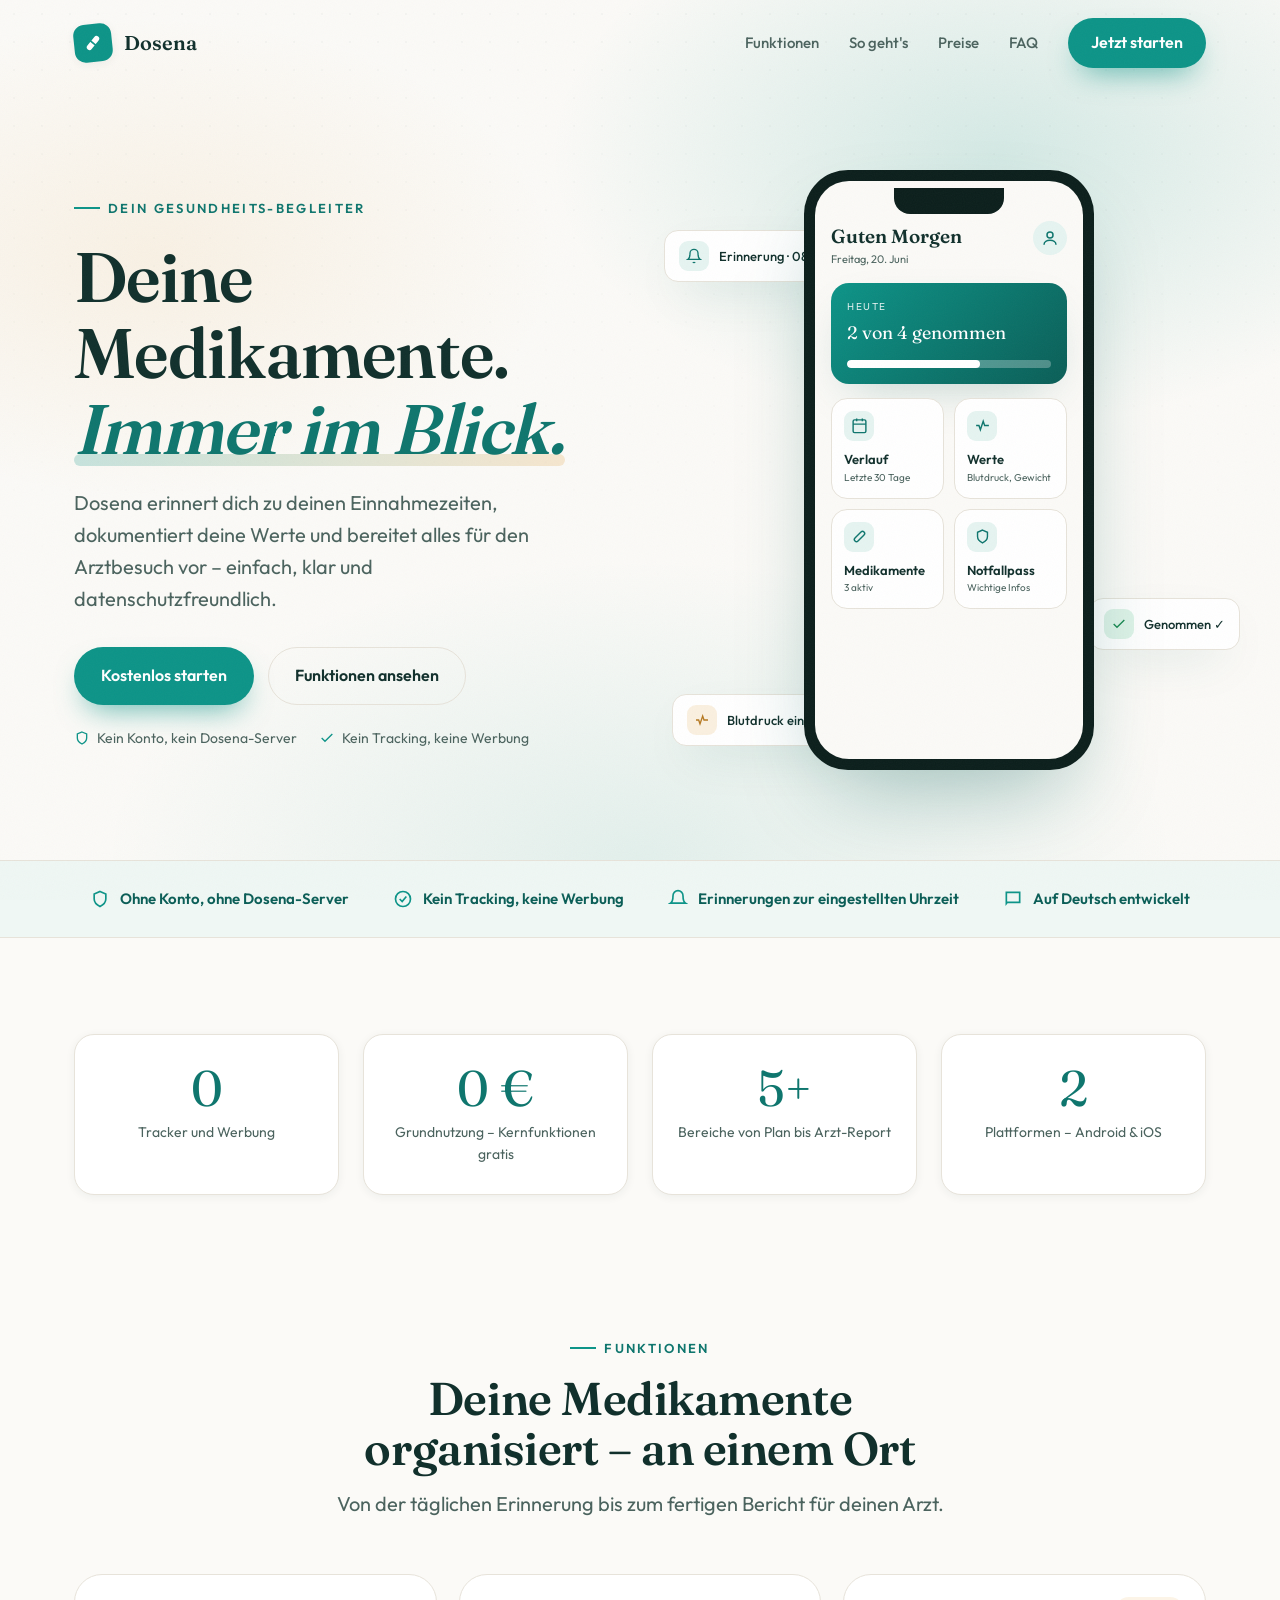
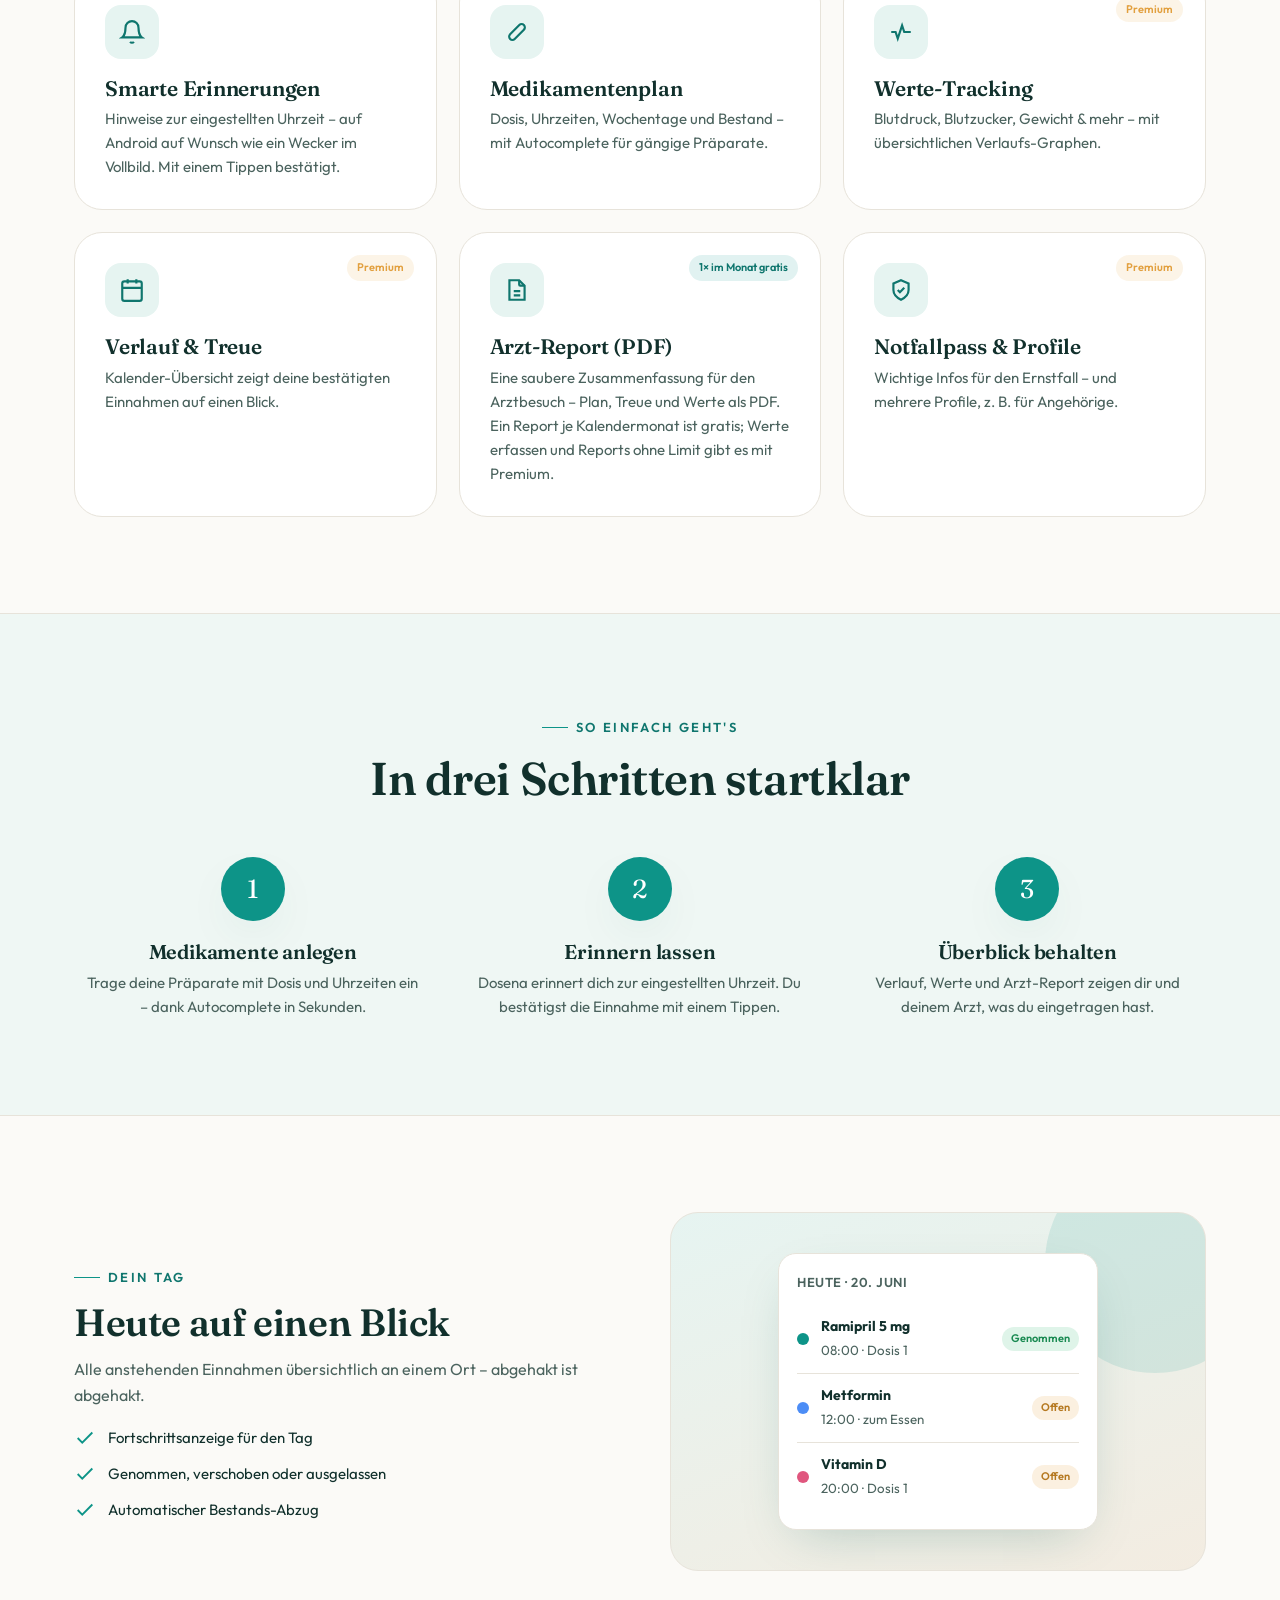
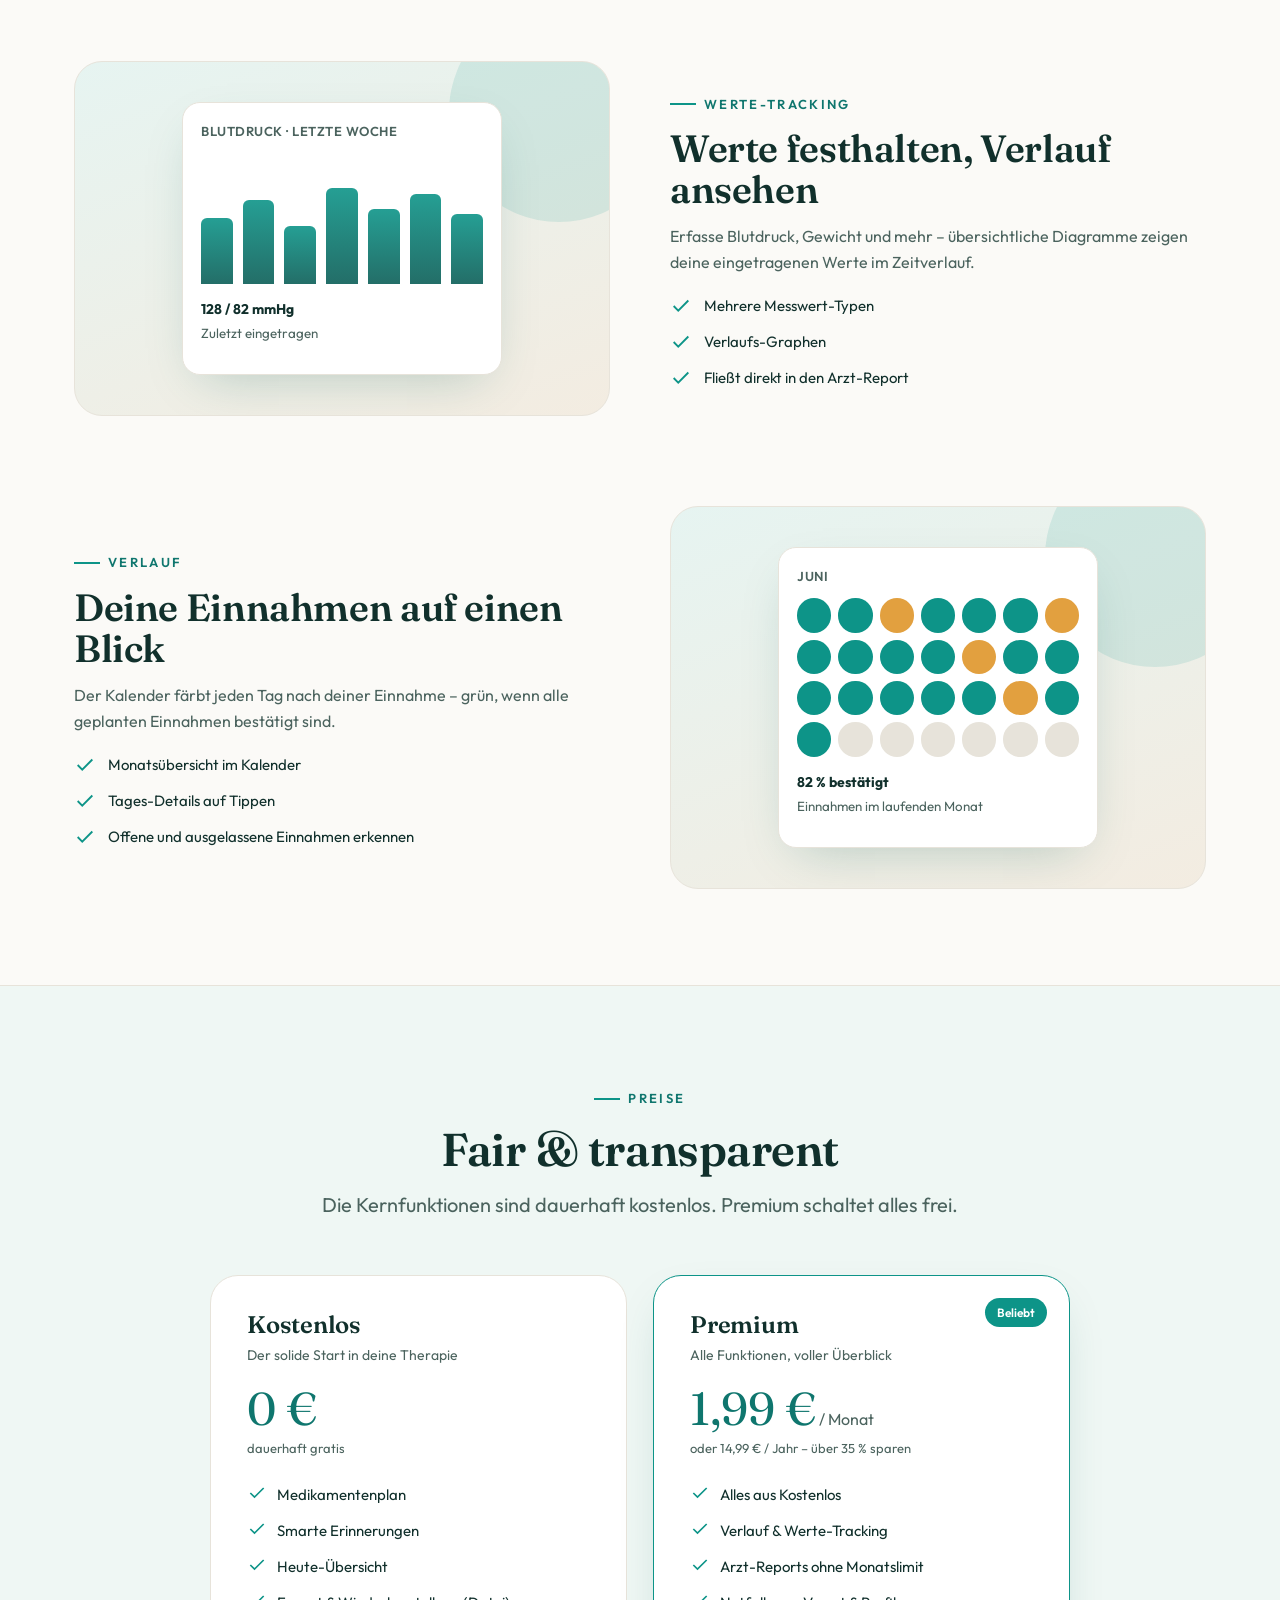
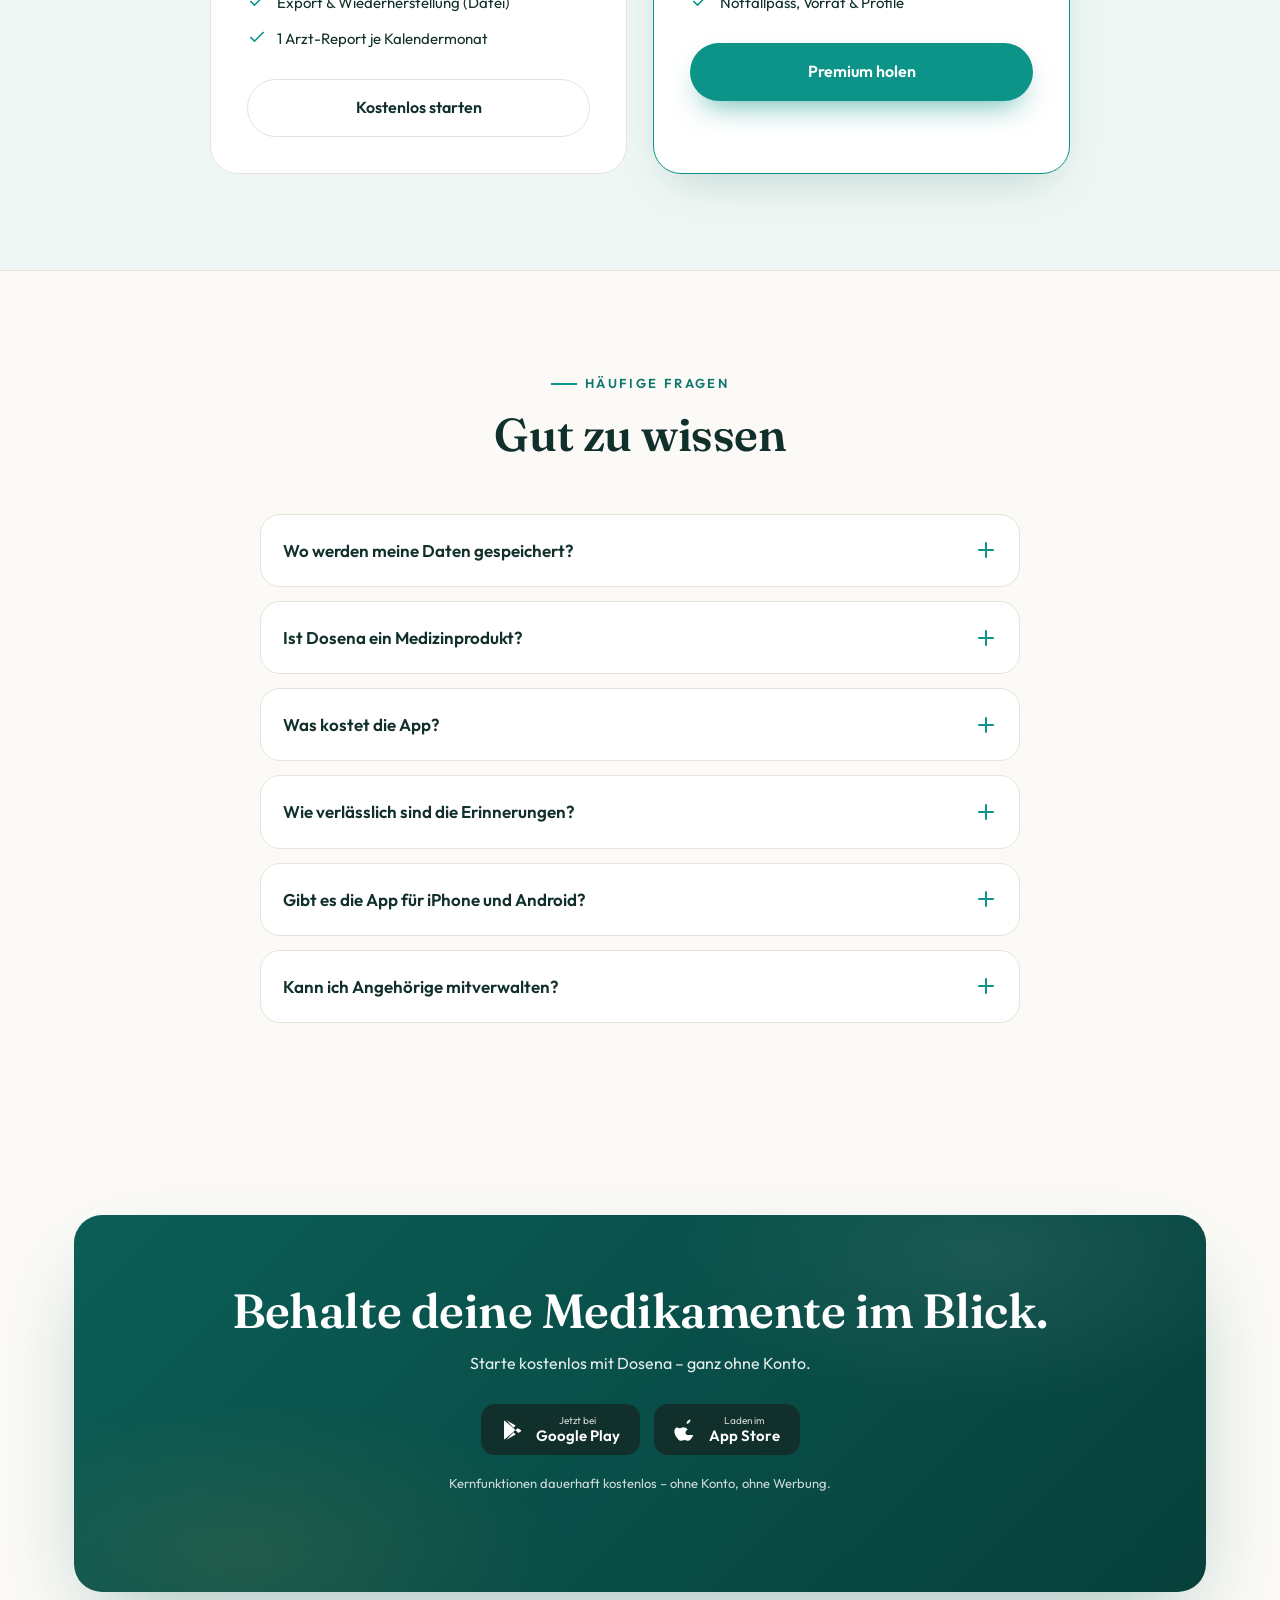
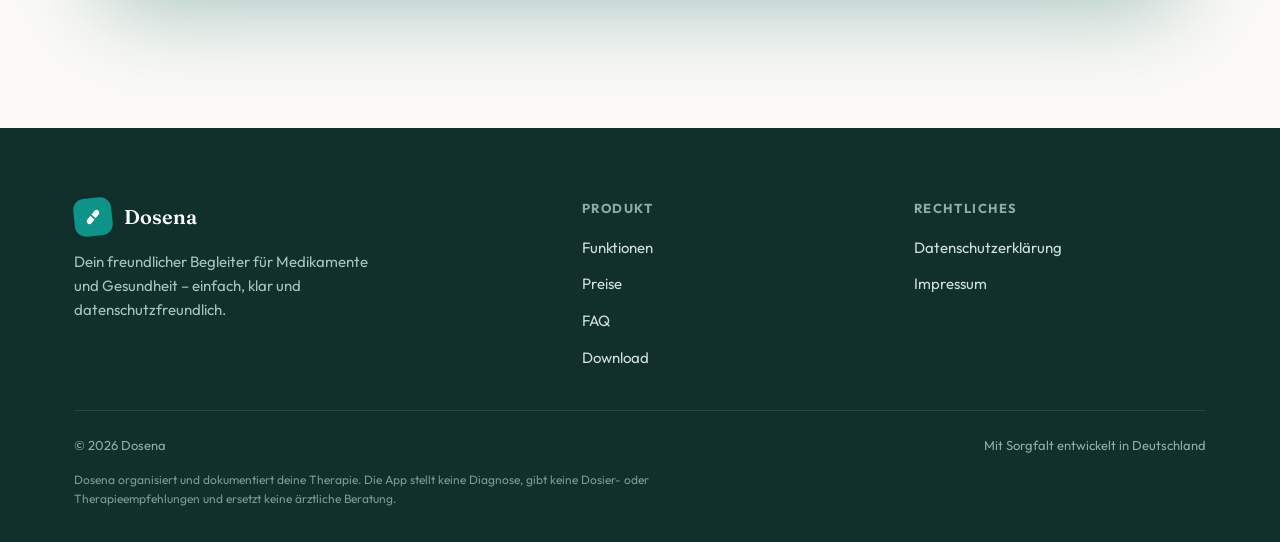
<file: index.html>
<!DOCTYPE html>
<html lang="de">
<head>
<meta charset="UTF-8">
<meta name="viewport" content="width=device-width, initial-scale=1.0">
<title>Dosena – Deine Medikamente. Immer im Blick.</title>
<meta name="description" content="Dosena erinnert dich an deine Medikamente, dokumentiert Werte und erstellt Arzt-Reports. Datenschutzfreundlich – ohne Konto, ohne Dosena-Server.">
<link rel="stylesheet" href="styles.css">
</head>
<body>

<!-- ============ NAV ============ -->
<nav class="nav" id="nav">
  <div class="wrap">
    <a class="brand" href="index.html">
      <span class="mark">
        <svg viewBox="0 0 24 24" fill="none"><rect x="3" y="9" width="18" height="6" rx="3" transform="rotate(-45 12 12)" fill="#fff"/><rect x="11" y="4" width="2" height="16" transform="rotate(-45 12 12)" fill="#0D9488"/></svg>
      </span>
      Dosena
    </a>
    <div class="nav-links" id="navLinks">
      <a class="link" href="#features">Funktionen</a>
      <a class="link" href="#how">So geht's</a>
      <a class="link" href="#preise">Preise</a>
      <a class="link" href="#faq">FAQ</a>
      <a class="btn btn-primary" href="#download" style="padding:11px 22px;">Jetzt starten</a>
    </div>
    <button class="nav-toggle" id="navToggle" aria-label="Menü"><span></span><span></span><span></span></button>
  </div>
</nav>

<!-- ============ HERO ============ -->
<header class="hero">
  <div class="wrap hero-grid">
    <div>
      <span class="eyebrow reveal">Dein Gesundheits-Begleiter</span>
      <h1 class="reveal" data-d="1">Deine Medikamente.<br><span class="accent">Immer im Blick.</span></h1>
      <p class="lead reveal" data-d="2">Dosena erinnert dich zu deinen Einnahmezeiten, dokumentiert deine Werte und bereitet alles für den Arztbesuch vor – einfach, klar und datenschutzfreundlich.</p>
      <div class="hero-cta reveal" data-d="3">
        <a class="btn btn-primary" href="#download">Kostenlos starten</a>
        <a class="btn btn-ghost" href="#features">Funktionen ansehen</a>
      </div>
      <div class="hero-trust reveal" data-d="4">
        <span><svg viewBox="0 0 24 24" fill="none" stroke="currentColor" stroke-width="2"><path d="M12 3l7 3v6c0 4-3 7-7 9-4-2-7-5-7-9V6l7-3z"/></svg> Kein Konto, kein Dosena-Server</span>
        <span><svg viewBox="0 0 24 24" fill="none" stroke="currentColor" stroke-width="2"><path d="M20 6L9 17l-5-5"/></svg> Kein Tracking, keine Werbung</span>
      </div>
    </div>

    <!-- Phone Mockup -->
    <div class="phone-stage reveal" data-d="2">
      <div class="chip chip-1">
        <span class="dot" style="background:var(--mint);color:var(--teal-700)"><svg viewBox="0 0 24 24" fill="none" stroke="currentColor" stroke-width="2"><path d="M18 8a6 6 0 10-12 0c0 7-3 9-3 9h18s-3-2-3-9"/><path d="M13.7 21a2 2 0 01-3.4 0"/></svg></span>
        <div>Erinnerung · 08:00</div>
      </div>
      <div class="chip chip-2">
        <span class="dot" style="background:rgba(31,174,99,.15);color:#1a8a52"><svg viewBox="0 0 24 24" fill="none" stroke="currentColor" stroke-width="2"><path d="M20 6L9 17l-5-5"/></svg></span>
        <div>Genommen ✓</div>
      </div>
      <div class="chip chip-3">
        <span class="dot" style="background:rgba(226,160,63,.16);color:#b5781f"><svg viewBox="0 0 24 24" fill="none" stroke="currentColor" stroke-width="2"><path d="M3 12h4l2 6 4-12 2 6h6"/></svg></span>
        <div>Blutdruck eingetragen</div>
      </div>

      <div class="phone">
        <div class="screen">
          <div class="s-top">
            <div><div class="s-greet">Guten Morgen</div><div class="s-date">Freitag, 20. Juni</div></div>
            <div class="s-ava"><svg viewBox="0 0 24 24" fill="none" stroke="currentColor" stroke-width="2"><circle cx="12" cy="8" r="4"/><path d="M4 21c0-4 4-6 8-6s8 2 8 6"/></svg></div>
          </div>
          <div class="s-hero">
            <div class="k">HEUTE</div>
            <div class="v">2 von 4 genommen</div>
            <div class="s-bar"><i></i></div>
          </div>
          <div class="s-tiles">
            <div class="s-tile"><div class="ic"><svg viewBox="0 0 24 24" fill="none" stroke="currentColor" stroke-width="2"><rect x="3" y="4" width="18" height="18" rx="2"/><path d="M16 2v4M8 2v4M3 10h18"/></svg></div><div class="t">Verlauf</div><div class="d">Letzte 30 Tage</div></div>
            <div class="s-tile"><div class="ic"><svg viewBox="0 0 24 24" fill="none" stroke="currentColor" stroke-width="2"><path d="M3 12h4l2 6 4-12 2 6h6"/></svg></div><div class="t">Werte</div><div class="d">Blutdruck, Gewicht</div></div>
            <div class="s-tile"><div class="ic"><svg viewBox="0 0 24 24" fill="none" stroke="currentColor" stroke-width="2"><rect x="3" y="9" width="18" height="6" rx="3" transform="rotate(-45 12 12)"/></svg></div><div class="t">Medikamente</div><div class="d">3 aktiv</div></div>
            <div class="s-tile"><div class="ic"><svg viewBox="0 0 24 24" fill="none" stroke="currentColor" stroke-width="2"><path d="M12 3l7 3v6c0 4-3 7-7 9-4-2-7-5-7-9V6l7-3z"/></svg></div><div class="t">Notfallpass</div><div class="d">Wichtige Infos</div></div>
          </div>
        </div>
      </div>
    </div>
  </div>
</header>

<!-- ============ TRUST ============ -->
<section class="trust">
  <div class="wrap">
    <b><svg viewBox="0 0 24 24" fill="none" stroke="currentColor" stroke-width="2"><path d="M12 3l7 3v6c0 4-3 7-7 9-4-2-7-5-7-9V6l7-3z"/></svg> Ohne Konto, ohne Dosena-Server</b>
    <b><svg viewBox="0 0 24 24" fill="none" stroke="currentColor" stroke-width="2"><circle cx="12" cy="12" r="9"/><path d="M8 12l3 3 5-6"/></svg> Kein Tracking, keine Werbung</b>
    <b><svg viewBox="0 0 24 24" fill="none" stroke="currentColor" stroke-width="2"><path d="M18 8a6 6 0 10-12 0c0 7-3 9-3 9h18s-3-2-3-9"/></svg> Erinnerungen zur eingestellten Uhrzeit</b>
    <b><svg viewBox="0 0 24 24" fill="none" stroke="currentColor" stroke-width="2"><path d="M4 4h16v12H5.2L4 17.5z"/></svg> Auf Deutsch entwickelt</b>
  </div>
</section>

<!-- ============ STATS ============ -->
<section class="section" style="padding-bottom:40px;">
  <div class="wrap">
    <div class="stats">
      <div class="stat reveal"><div class="num">0</div><div class="lbl">Tracker und Werbung</div></div>
      <div class="stat reveal" data-d="1"><div class="num">0 €</div><div class="lbl">Grundnutzung – Kernfunktionen gratis</div></div>
      <div class="stat reveal" data-d="2"><div class="num"><span data-count="5">0</span>+</div><div class="lbl">Bereiche von Plan bis Arzt-Report</div></div>
      <div class="stat reveal" data-d="3"><div class="num">2</div><div class="lbl">Plattformen – Android &amp; iOS</div></div>
    </div>
  </div>
</section>

<!-- ============ FEATURES ============ -->
<section class="section" id="features">
  <div class="wrap">
    <div class="section-head center">
      <span class="eyebrow reveal">Funktionen</span>
      <h2 class="reveal" data-d="1">Deine Medikamente organisiert – an einem Ort</h2>
      <p class="lead reveal" data-d="2">Von der täglichen Erinnerung bis zum fertigen Bericht für deinen Arzt.</p>
    </div>
    <div class="features">
      <div class="feature reveal">
        <div class="ficon"><svg viewBox="0 0 24 24" fill="none" stroke="currentColor" stroke-width="2"><path d="M18 8a6 6 0 10-12 0c0 7-3 9-3 9h18s-3-2-3-9"/><path d="M13.7 21a2 2 0 01-3.4 0"/></svg></div>
        <h3>Smarte Erinnerungen</h3>
        <p>Hinweise zur eingestellten Uhrzeit – auf Android auf Wunsch wie ein Wecker im Vollbild. Mit einem Tippen bestätigt.</p>
      </div>
      <div class="feature reveal" data-d="1">
        <div class="ficon"><svg viewBox="0 0 24 24" fill="none" stroke="currentColor" stroke-width="2"><rect x="3" y="9" width="18" height="6" rx="3" transform="rotate(-45 12 12)"/></svg></div>
        <h3>Medikamentenplan</h3>
        <p>Dosis, Uhrzeiten, Wochentage und Bestand – mit Autocomplete für gängige Präparate.</p>
      </div>
      <div class="feature reveal" data-d="2">
        <span class="premium">Premium</span>
        <div class="ficon"><svg viewBox="0 0 24 24" fill="none" stroke="currentColor" stroke-width="2"><path d="M3 12h4l2 6 4-12 2 6h6"/></svg></div>
        <h3>Werte-Tracking</h3>
        <p>Blutdruck, Blutzucker, Gewicht &amp; mehr – mit übersichtlichen Verlaufs-Graphen.</p>
      </div>
      <div class="feature reveal">
        <span class="premium">Premium</span>
        <div class="ficon"><svg viewBox="0 0 24 24" fill="none" stroke="currentColor" stroke-width="2"><rect x="3" y="4" width="18" height="18" rx="2"/><path d="M16 2v4M8 2v4M3 10h18"/></svg></div>
        <h3>Verlauf &amp; Treue</h3>
        <p>Kalender-Übersicht zeigt deine bestätigten Einnahmen auf einen Blick.</p>
      </div>
      <div class="feature reveal" data-d="1">
        <span class="premium free">1× im Monat gratis</span>
        <div class="ficon"><svg viewBox="0 0 24 24" fill="none" stroke="currentColor" stroke-width="2"><path d="M14 3v4a1 1 0 001 1h4"/><path d="M5 3h9l5 5v13H5z"/><path d="M9 13h6M9 17h6"/></svg></div>
        <h3>Arzt-Report (PDF)</h3>
        <p>Eine saubere Zusammenfassung für den Arztbesuch – Plan, Treue und Werte als PDF. Ein Report je Kalendermonat ist gratis; Werte erfassen und Reports ohne Limit gibt es mit Premium.</p>
      </div>
      <div class="feature reveal" data-d="2">
        <span class="premium">Premium</span>
        <div class="ficon"><svg viewBox="0 0 24 24" fill="none" stroke="currentColor" stroke-width="2"><path d="M12 3l7 3v6c0 4-3 7-7 9-4-2-7-5-7-9V6l7-3z"/><path d="M9 12l2 2 4-4"/></svg></div>
        <h3>Notfallpass &amp; Profile</h3>
        <p>Wichtige Infos für den Ernstfall – und mehrere Profile, z. B. für Angehörige.</p>
      </div>
    </div>
  </div>
</section>

<!-- ============ HOW ============ -->
<section class="section" id="how" style="background:var(--mint-2);border-block:1px solid var(--line);">
  <div class="wrap">
    <div class="section-head center">
      <span class="eyebrow reveal">So einfach geht's</span>
      <h2 class="reveal" data-d="1">In drei Schritten startklar</h2>
    </div>
    <div class="steps">
      <div class="step reveal">
        <div class="circle">1</div>
        <h3>Medikamente anlegen</h3>
        <p>Trage deine Präparate mit Dosis und Uhrzeiten ein – dank Autocomplete in Sekunden.</p>
      </div>
      <div class="step reveal" data-d="1">
        <div class="circle">2</div>
        <h3>Erinnern lassen</h3>
        <p>Dosena erinnert dich zur eingestellten Uhrzeit. Du bestätigst die Einnahme mit einem Tippen.</p>
      </div>
      <div class="step reveal" data-d="2">
        <div class="circle">3</div>
        <h3>Überblick behalten</h3>
        <p>Verlauf, Werte und Arzt-Report zeigen dir und deinem Arzt, was du eingetragen hast.</p>
      </div>
    </div>
  </div>
</section>

<!-- ============ SHOWCASE ============ -->
<section class="section">
  <div class="wrap showcase">

    <div class="show-row">
      <div class="show-text reveal">
        <span class="eyebrow">Dein Tag</span>
        <h3>Heute auf einen Blick</h3>
        <p>Alle anstehenden Einnahmen übersichtlich an einem Ort – abgehakt ist abgehakt.</p>
        <ul class="show-list">
          <li><svg viewBox="0 0 24 24" fill="none" stroke="currentColor" stroke-width="2"><path d="M20 6L9 17l-5-5"/></svg> Fortschrittsanzeige für den Tag</li>
          <li><svg viewBox="0 0 24 24" fill="none" stroke="currentColor" stroke-width="2"><path d="M20 6L9 17l-5-5"/></svg> Genommen, verschoben oder ausgelassen</li>
          <li><svg viewBox="0 0 24 24" fill="none" stroke="currentColor" stroke-width="2"><path d="M20 6L9 17l-5-5"/></svg> Automatischer Bestands-Abzug</li>
        </ul>
      </div>
      <div class="show-visual reveal" data-d="1">
        <div class="mini">
          <h4>HEUTE · 20. JUNI</h4>
          <div class="mini-row"><span class="pill" style="background:var(--teal)"></span><div class="txt"><b>Ramipril 5 mg</b><small>08:00 · Dosis 1</small></div><span class="badge badge-ok">Genommen</span></div>
          <div class="mini-row"><span class="pill" style="background:#4C8DF6"></span><div class="txt"><b>Metformin</b><small>12:00 · zum Essen</small></div><span class="badge badge-warn">Offen</span></div>
          <div class="mini-row"><span class="pill" style="background:#E0567E"></span><div class="txt"><b>Vitamin D</b><small>20:00 · Dosis 1</small></div><span class="badge badge-warn">Offen</span></div>
        </div>
      </div>
    </div>

    <div class="show-row rev">
      <div class="show-text reveal">
        <span class="eyebrow">Werte-Tracking</span>
        <h3>Werte festhalten, Verlauf ansehen</h3>
        <p>Erfasse Blutdruck, Gewicht und mehr – übersichtliche Diagramme zeigen deine eingetragenen Werte im Zeitverlauf.</p>
        <ul class="show-list">
          <li><svg viewBox="0 0 24 24" fill="none" stroke="currentColor" stroke-width="2"><path d="M20 6L9 17l-5-5"/></svg> Mehrere Messwert-Typen</li>
          <li><svg viewBox="0 0 24 24" fill="none" stroke="currentColor" stroke-width="2"><path d="M20 6L9 17l-5-5"/></svg> Verlaufs-Graphen</li>
          <li><svg viewBox="0 0 24 24" fill="none" stroke="currentColor" stroke-width="2"><path d="M20 6L9 17l-5-5"/></svg> Fließt direkt in den Arzt-Report</li>
        </ul>
      </div>
      <div class="show-visual reveal" data-d="1">
        <div class="mini">
          <h4>BLUTDRUCK · LETZTE WOCHE</h4>
          <div class="bars">
            <div class="b" style="height:55%"></div><div class="b" style="height:70%"></div>
            <div class="b" style="height:48%"></div><div class="b" style="height:80%"></div>
            <div class="b" style="height:62%"></div><div class="b" style="height:75%"></div>
            <div class="b" style="height:58%"></div>
          </div>
          <div class="mini-row" style="border:0;padding-top:14px;"><div class="txt"><b>128 / 82 mmHg</b><small>Zuletzt eingetragen</small></div></div>
        </div>
      </div>
    </div>

    <div class="show-row">
      <div class="show-text reveal">
        <span class="eyebrow">Verlauf</span>
        <h3>Deine Einnahmen auf einen Blick</h3>
        <p>Der Kalender färbt jeden Tag nach deiner Einnahme – grün, wenn alle geplanten Einnahmen bestätigt sind.</p>
        <ul class="show-list">
          <li><svg viewBox="0 0 24 24" fill="none" stroke="currentColor" stroke-width="2"><path d="M20 6L9 17l-5-5"/></svg> Monatsübersicht im Kalender</li>
          <li><svg viewBox="0 0 24 24" fill="none" stroke="currentColor" stroke-width="2"><path d="M20 6L9 17l-5-5"/></svg> Tages-Details auf Tippen</li>
          <li><svg viewBox="0 0 24 24" fill="none" stroke="currentColor" stroke-width="2"><path d="M20 6L9 17l-5-5"/></svg> Offene und ausgelassene Einnahmen erkennen</li>
        </ul>
      </div>
      <div class="show-visual reveal" data-d="1">
        <div class="mini">
          <h4>JUNI</h4>
          <div class="cal">
            <i class="g"></i><i class="g"></i><i class="o"></i><i class="g"></i><i class="g"></i><i class="g"></i><i class="o"></i>
            <i class="g"></i><i class="g"></i><i class="g"></i><i class="g"></i><i class="o"></i><i class="g"></i><i class="g"></i>
            <i class="g"></i><i class="g"></i><i class="g"></i><i class="g"></i><i class="g"></i><i class="o"></i><i class="g"></i>
            <i class="g"></i><i></i><i></i><i></i><i></i><i></i><i></i>
          </div>
          <div class="mini-row" style="border:0;padding-top:14px;"><div class="txt"><b>82 % bestätigt</b><small>Einnahmen im laufenden Monat</small></div></div>
        </div>
      </div>
    </div>

  </div>
</section>

<!-- ============ PRICING ============ -->
<section class="section" id="preise" style="background:var(--mint-2);border-block:1px solid var(--line);">
  <div class="wrap">
    <div class="section-head center">
      <span class="eyebrow reveal">Preise</span>
      <h2 class="reveal" data-d="1">Fair &amp; transparent</h2>
      <p class="lead reveal" data-d="2">Die Kernfunktionen sind dauerhaft kostenlos. Premium schaltet alles frei.</p>
    </div>
    <div class="pricing">
      <div class="price-card reveal">
        <h3>Kostenlos</h3>
        <p class="sub">Der solide Start in deine Therapie</p>
        <div class="amount">0 €</div>
        <div class="alt">dauerhaft gratis</div>
        <ul class="price-list">
          <li><svg viewBox="0 0 24 24" fill="none" stroke="currentColor" stroke-width="2"><path d="M20 6L9 17l-5-5"/></svg> Medikamentenplan</li>
          <li><svg viewBox="0 0 24 24" fill="none" stroke="currentColor" stroke-width="2"><path d="M20 6L9 17l-5-5"/></svg> Smarte Erinnerungen</li>
          <li><svg viewBox="0 0 24 24" fill="none" stroke="currentColor" stroke-width="2"><path d="M20 6L9 17l-5-5"/></svg> Heute-Übersicht</li>
          <li><svg viewBox="0 0 24 24" fill="none" stroke="currentColor" stroke-width="2"><path d="M20 6L9 17l-5-5"/></svg> Export &amp; Wiederherstellung (Datei)</li>
          <li><svg viewBox="0 0 24 24" fill="none" stroke="currentColor" stroke-width="2"><path d="M20 6L9 17l-5-5"/></svg> 1 Arzt-Report je Kalendermonat</li>
        </ul>
        <a class="btn btn-ghost" href="#download">Kostenlos starten</a>
      </div>
      <div class="price-card pro reveal" data-d="1">
        <h3>Premium</h3>
        <p class="sub">Alle Funktionen, voller Überblick</p>
        <div class="amount">1,99 €<span> / Monat</span></div>
        <div class="alt">oder 14,99 € / Jahr – über 35 % sparen</div>
        <ul class="price-list">
          <li><svg viewBox="0 0 24 24" fill="none" stroke="currentColor" stroke-width="2"><path d="M20 6L9 17l-5-5"/></svg> Alles aus Kostenlos</li>
          <li><svg viewBox="0 0 24 24" fill="none" stroke="currentColor" stroke-width="2"><path d="M20 6L9 17l-5-5"/></svg> Verlauf &amp; Werte-Tracking</li>
          <li><svg viewBox="0 0 24 24" fill="none" stroke="currentColor" stroke-width="2"><path d="M20 6L9 17l-5-5"/></svg> Arzt-Reports ohne Monatslimit</li>
          <li><svg viewBox="0 0 24 24" fill="none" stroke="currentColor" stroke-width="2"><path d="M20 6L9 17l-5-5"/></svg> Notfallpass, Vorrat &amp; Profile</li>
        </ul>
        <a class="btn btn-primary" href="#download">Premium holen</a>
      </div>
    </div>
  </div>
</section>

<!-- ============ FAQ ============ -->
<section class="section" id="faq">
  <div class="wrap">
    <div class="section-head center">
      <span class="eyebrow reveal">Häufige Fragen</span>
      <h2 class="reveal" data-d="1">Gut zu wissen</h2>
    </div>
    <div class="faq">
      <details class="reveal"><summary>Wo werden meine Daten gespeichert?<span class="pl"></span></summary><p>Deine Gesundheitsdaten werden lokal auf deinem Gerät gespeichert. Es gibt keinen Dosena-Server und kein Konto – wir sehen deine Daten nicht. Nutzt du die Datensicherung von Google oder Apple (z. B. iCloud-Backup), können die App-Daten darin enthalten sein; das steuerst du in den Einstellungen deines Geräts. Ob diese Sicherung verschlüsselt ist, hängt von deinen Geräte- und Kontoeinstellungen ab – Details in der <a href="datenschutz.html">Datenschutzerklärung (Abschnitt 7)</a>. Du kannst deine Daten jederzeit exportieren oder löschen; Kopien in Gerätesicherungen verwaltest du in deinem Google- bzw. Apple-Konto.</p></details>
      <details class="reveal"><summary>Ist Dosena ein Medizinprodukt?<span class="pl"></span></summary><p>Nein. Dosena organisiert und dokumentiert deine Therapie, stellt aber keine Diagnose und gibt keine Dosier- oder Therapieempfehlungen. Die App ersetzt keine ärztliche Beratung.</p></details>
      <details class="reveal"><summary>Was kostet die App?<span class="pl"></span></summary><p>Die Kernfunktionen – Medikamentenplan, Erinnerungen und Heute-Übersicht – sind dauerhaft kostenlos, dazu ein Arzt-Report je Kalendermonat (Werte erfassen gehört zu Premium). Premium (Verlauf, Werte, Arzt-Reports ohne Monatslimit, Notfallpass, Vorrat, Profile) gibt es für 1,99 €/Monat oder 14,99 €/Jahr.</p></details>
      <details class="reveal"><summary>Wie verlässlich sind die Erinnerungen?<span class="pl"></span></summary><p>Dosena plant die Erinnerungen als lokale Benachrichtigungen direkt auf deinem Gerät. Damit sie ankommen, müssen Benachrichtigungen für Dosena erlaubt sein. Fokus- oder Nicht-stören-Modi, Stummschaltung, Energiesparfunktionen und Herstellereinstellungen können Erinnerungen verzögern oder unterdrücken. Auf Android sollten exakte Alarme erlaubt und die Akku-Optimierung für Dosena deaktiviert sein. Dosena ist eine Erinnerungshilfe und kann nicht garantieren, dass jede Erinnerung zugestellt wird.</p></details>
      <details class="reveal"><summary>Gibt es die App für iPhone und Android?<span class="pl"></span></summary><p>Dosena wird für beide Plattformen entwickelt – nativ für Android und iOS, mit weitgehend gleichem Funktionsumfang. Einzelne Systemfunktionen wie der Vollbild-Wecker sind nur unter Android möglich.</p></details>
      <details class="reveal"><summary>Kann ich Angehörige mitverwalten?<span class="pl"></span></summary><p>Ja, mit Premium kannst du mehrere Profile anlegen – ideal, um z. B. die Medikamente von Eltern oder Partner im Blick zu behalten. Erinnerungen laufen für alle Profile.</p></details>
    </div>
  </div>
</section>

<!-- ============ DOWNLOAD / CTA ============ -->
<section class="section" id="download">
  <div class="wrap">
    <div class="cta-band reveal">
      <h2>Behalte deine Medikamente im Blick.</h2>
      <p>Starte kostenlos mit Dosena – ganz ohne Konto.</p>
      <div style="display:flex;gap:14px;justify-content:center;flex-wrap:wrap;position:relative;">
        <a class="store-badge" href="https://play.google.com/store/apps/details?id=com.dosena.app" target="_blank" rel="noopener"><svg viewBox="0 0 24 24" fill="currentColor"><path d="M3 20.5V3.5c0-.4.2-.7.5-.9l11 9.4-11 9.4c-.3-.2-.5-.5-.5-.9zM16.8 14.3l-2.4-2 2.4-2 2.9 1.7c.6.3.6 1.1 0 1.4l-2.9 1.9zM5.4 2.2l9.3 5.4-2.2 2.2L5.4 2.2zm0 19.6l7.1-7.6 2.2 2.2-9.3 5.4z"/></svg><span class="sb"><small>Jetzt bei</small><b>Google Play</b></span></a>
        <a class="store-badge" href="https://apps.apple.com/de/app/dosena-tabletten-erinnerung/id6783053211" target="_blank" rel="noopener"><svg viewBox="0 0 24 24" fill="currentColor"><path d="M16.4 1.6c.1 1-.3 2-1 2.8-.7.8-1.8 1.4-2.8 1.3-.1-1 .4-2 1-2.7.7-.8 1.9-1.3 2.8-1.4zM19.3 17c-.5 1.2-.8 1.7-1.4 2.7-.9 1.4-2.2 3.1-3.8 3.1-1.4 0-1.8-.9-3.7-.9s-2.3.9-3.7.9c-1.6 0-2.8-1.6-3.7-3C-.7 15.6-.2 9.6 3 9.4c1.3-.1 2.2.8 3.1.8.9 0 2.3-1 3.9-.8.7 0 2.5.3 3.7 2-3.2 1.8-2.7 6.1.6 5.6z"/></svg><span class="sb"><small>Laden im</small><b>App Store</b></span></a>
      </div>
      <p style="margin-top:18px;font-size:13px;opacity:.8;">Kernfunktionen dauerhaft kostenlos – ohne Konto, ohne Werbung.</p>
    </div>
  </div>
</section>

<!-- ============ FOOTER ============ -->
<footer class="footer">
  <div class="wrap">
    <div class="footer-grid">
      <div>
        <a class="brand" href="index.html">
          <span class="mark"><svg viewBox="0 0 24 24" fill="none"><rect x="3" y="9" width="18" height="6" rx="3" transform="rotate(-45 12 12)" fill="#fff"/><rect x="11" y="4" width="2" height="16" transform="rotate(-45 12 12)" fill="#0D9488"/></svg></span>
          Dosena
        </a>
        <p class="fdesc">Dein freundlicher Begleiter für Medikamente und Gesundheit – einfach, klar und datenschutzfreundlich.</p>
      </div>
      <div>
        <h4>Produkt</h4>
        <ul>
          <li><a href="#features">Funktionen</a></li>
          <li><a href="#preise">Preise</a></li>
          <li><a href="#faq">FAQ</a></li>
          <li><a href="#download">Download</a></li>
        </ul>
      </div>
      <div>
        <h4>Rechtliches</h4>
        <ul>
          <li><a href="datenschutz.html">Datenschutzerklärung</a></li>
          <li><a href="impressum.html">Impressum</a></li>
        </ul>
      </div>
    </div>
    <div class="footer-bottom">
      <span>© <span id="year">2026</span> Dosena</span>
      <span>Mit Sorgfalt entwickelt in Deutschland</span>
    </div>
    <p class="footer-note">Dosena organisiert und dokumentiert deine Therapie. Die App stellt keine Diagnose, gibt keine Dosier- oder Therapieempfehlungen und ersetzt keine ärztliche Beratung.</p>
  </div>
</footer>

<script src="app.js"></script>
</body>
</html>
</file>
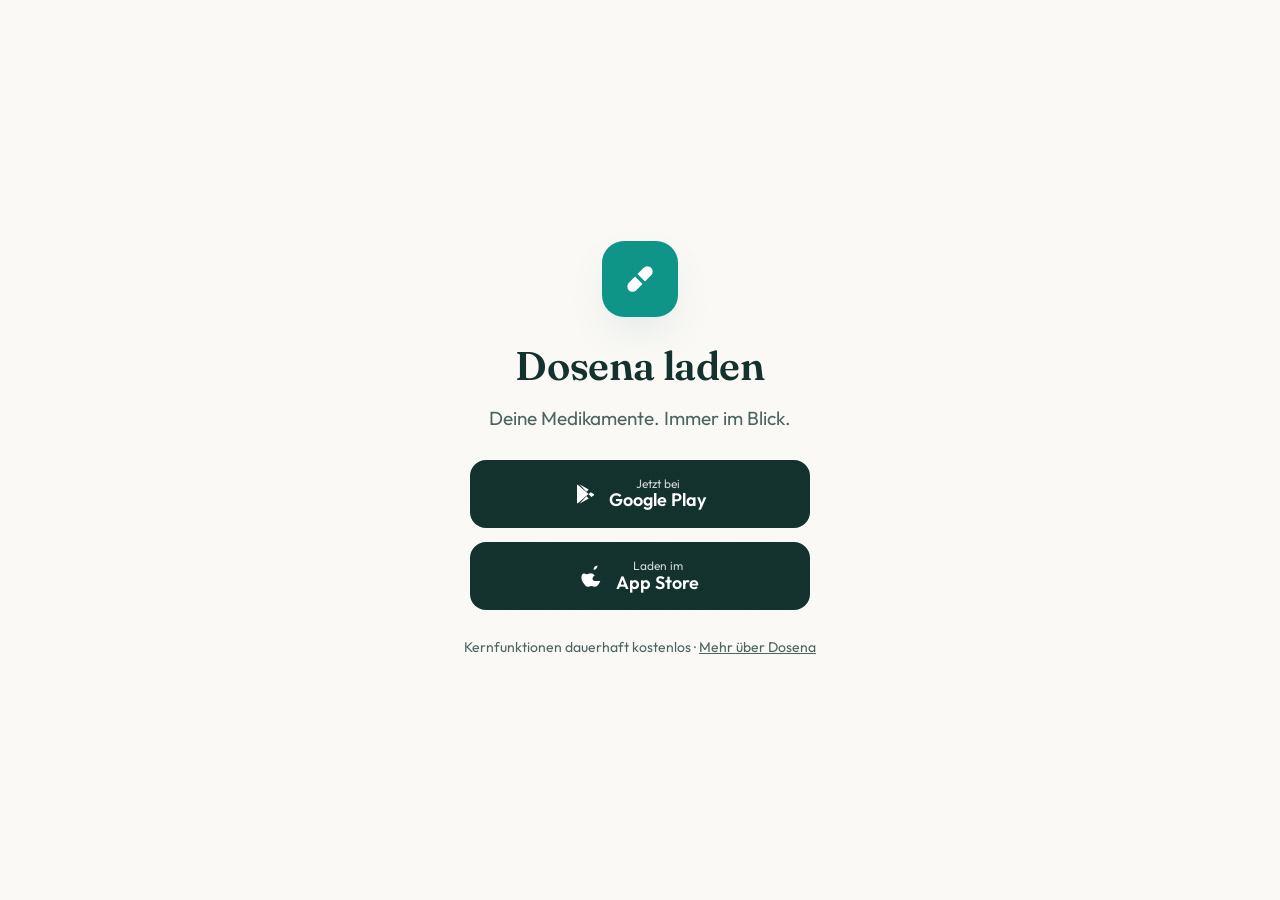
<file: app/index.html>
<!DOCTYPE html>
<html lang="de">
<head>
<meta charset="UTF-8">
<meta name="viewport" content="width=device-width, initial-scale=1.0">
<title>Dosena laden</title>
<meta name="robots" content="noindex">
<meta name="description" content="Dosena für iPhone und Android laden.">
<link rel="stylesheet" href="../styles.css">
<style>
  .sl-wrap { min-height: 100vh; display: flex; flex-direction: column; align-items: center;
             justify-content: center; text-align: center; padding: 32px 20px; gap: 26px; }
  .sl-mark { width: 76px; height: 76px; border-radius: 22px; background: var(--teal);
             display: grid; place-items: center; box-shadow: var(--shadow); }
  .sl-mark svg { width: 42px; height: 42px; }
  .sl-wrap h1 { font-family: var(--font-display); font-size: clamp(28px, 6vw, 40px);
                font-weight: 600; line-height: 1.15; max-width: 16ch; }
  .sl-wrap p.sl-lead { font-size: 19px; color: var(--ink-soft); max-width: 34ch; }
  .sl-badges { display: flex; flex-direction: column; gap: 14px; width: 100%; max-width: 340px; }
  .sl-badges .store-badge { justify-content: center; padding: 17px 22px; border-radius: 16px; }
  .sl-badges .store-badge .sb small { font-size: 12px; }
  .sl-badges .store-badge .sb b { font-size: 18px; }
  .sl-note { font-size: 14px; color: var(--ink-soft); }
  .sl-note a { text-decoration: underline; }
  .sl-spinner { width: 28px; height: 28px; border: 3px solid var(--mint);
                border-top-color: var(--teal); border-radius: 50%;
                animation: sl-spin .8s linear infinite; }
  @keyframes sl-spin { to { transform: rotate(360deg); } }
  [hidden] { display: none !important; }
</style>
</head>
<body>

<main class="sl-wrap">
  <div class="sl-mark">
    <svg viewBox="0 0 24 24" fill="none"><rect x="3" y="9" width="18" height="6" rx="3" transform="rotate(-45 12 12)" fill="#fff"/><rect x="11" y="4" width="2" height="16" transform="rotate(-45 12 12)" fill="#0D9488"/></svg>
  </div>

  <!-- Wird angezeigt, während weitergeleitet wird -->
  <div id="slRedirect" hidden>
    <h1>Einen Moment …</h1>
    <p class="sl-lead">Wir bringen dich direkt zum Download.</p>
    <div class="sl-spinner" style="margin:22px auto 0;"></div>
  </div>

  <!-- iOS erkannt, aber noch keine App-Store-URL hinterlegt -->
  <div id="slIosPending" hidden>
    <h1>Dosena für iPhone</h1>
    <p class="sl-lead" style="margin:14px auto 0;">Suche im App Store nach <strong>Dosena</strong> – dort findest du die App.</p>
  </div>

  <!-- Fallback: Desktop, unbekanntes Gerät oder kein JavaScript -->
  <div id="slChoice">
    <h1>Dosena laden</h1>
    <p class="sl-lead" style="margin:14px auto 0;">Deine Medikamente. Immer im Blick.</p>
  </div>

  <div class="sl-badges" id="slBadges">
    <a class="store-badge" id="slPlay" href="#">
      <svg viewBox="0 0 24 24" fill="currentColor"><path d="M3 20.5V3.5c0-.4.2-.7.5-.9l11 9.4-11 9.4c-.3-.2-.5-.5-.5-.9zM16.8 14.3l-2.4-2 2.4-2 2.9 1.7c.6.3.6 1.1 0 1.4l-2.9 1.9zM5.4 2.2l9.3 5.4-2.2 2.2L5.4 2.2zm0 19.6l7.1-7.6 2.2 2.2-9.3 5.4z"/></svg>
      <span class="sb"><small>Jetzt bei</small><b>Google Play</b></span>
    </a>
    <a class="store-badge" id="slApple" href="#">
      <svg viewBox="0 0 24 24" fill="currentColor"><path d="M16.4 1.6c.1 1-.3 2-1 2.8-.7.8-1.8 1.4-2.8 1.3-.1-1 .4-2 1-2.7.7-.8 1.9-1.3 2.8-1.4zM19.3 17c-.5 1.2-.8 1.7-1.4 2.7-.9 1.4-2.2 3.1-3.8 3.1-1.4 0-1.8-.9-3.7-.9s-2.3.9-3.7.9c-1.6 0-2.8-1.6-3.7-3C-.7 15.6-.2 9.6 3 9.4c1.3-.1 2.2.8 3.1.8.9 0 2.3-1 3.9-.8.7 0 2.5.3 3.7 2-3.2 1.8-2.7 6.1.6 5.6z"/></svg>
      <span class="sb"><small>Laden im</small><b>App Store</b></span>
    </a>
  </div>

  <p class="sl-note">Kernfunktionen dauerhaft kostenlos · <a href="../index.html">Mehr über Dosena</a></p>
</main>

<script>
(function () {
  "use strict";

  /* ------------------------------------------------------------------
     HIER DIE STORE-LINKS PFLEGEN
     ------------------------------------------------------------------ */
  var PLAY_ID    = "com.dosena.app";
  var PLAY_URL   = "https://play.google.com/store/apps/details?id=" + PLAY_ID;

  var APPLE_URL  = "https://apps.apple.com/de/app/dosena-tabletten-erinnerung/id6783053211";

  /* ------------------------------------------------------------------
     UTM-Parameter aus der URL übernehmen
     ------------------------------------------------------------------ */
  var params = new URLSearchParams(window.location.search);
  var utmKeys = ["utm_source", "utm_medium", "utm_campaign", "utm_content", "utm_term"];
  var utm = new URLSearchParams();
  utmKeys.forEach(function (k) {
    var v = params.get(k);
    if (v) utm.set(k, v);
  });
  var hasUtm = utm.toString().length > 0;

  /* Google Play erwartet die UTM-Daten gebündelt im referrer-Parameter.
     Nur so tauchen sie in der Play Console unter Akquisition auf. */
  function playUrl() {
    if (!hasUtm) return PLAY_URL;
    return PLAY_URL + "&referrer=" + encodeURIComponent(utm.toString());
  }

  /* Apple nimmt Kampagnen-Token als ct / pt entgegen. */
  function appleUrl() {
    if (!APPLE_URL) return "";
    if (!hasUtm) return APPLE_URL;
    var sep = APPLE_URL.indexOf("?") === -1 ? "?" : "&";
    var ct = utm.get("utm_campaign") || utm.get("utm_source") || "web";
    return APPLE_URL + sep + "ct=" + encodeURIComponent(ct) + "&mt=8";
  }

  /* ------------------------------------------------------------------
     Geräte-Erkennung
     ------------------------------------------------------------------ */
  function detect() {
    var ua = navigator.userAgent || "";

    if (/android/i.test(ua)) return "android";
    if (/iPhone|iPod/i.test(ua)) return "ios";
    if (/iPad/i.test(ua)) return "ios";

    /* iPadOS 13+ meldet sich als Macintosh – über Touch-Punkte erkennbar. */
    if (/Macintosh/i.test(ua) && navigator.maxTouchPoints > 1) return "ios";

    return "desktop";
  }

  /* ------------------------------------------------------------------
     Buttons verdrahten
     ------------------------------------------------------------------ */
  var play  = document.getElementById("slPlay");
  var apple = document.getElementById("slApple");

  play.href = playUrl();

  var aUrl = appleUrl();
  if (aUrl) {
    apple.href = aUrl;
  } else {
    apple.hidden = true;
  }

  /* ------------------------------------------------------------------
     Weiterleiten
     ------------------------------------------------------------------ */
  var device = detect();
  var target = "";

  if (device === "android") target = playUrl();
  else if (device === "ios") target = aUrl;

  var choice = document.getElementById("slChoice");
  var badges = document.getElementById("slBadges");

  if (target) {
    choice.hidden = true;
    badges.hidden = true;
    document.getElementById("slRedirect").hidden = false;
    /* replace statt assign: der Zurück-Button springt nicht in eine Schleife. */
    window.location.replace(target);
    return;
  }

  /* iPhone/iPad erkannt, aber APPLE_URL ist noch nicht gepflegt:
     keinen Play-Button anbieten, der hier nichts nützt. */
  if (device === "ios" && !aUrl) {
    choice.hidden = true;
    badges.hidden = true;
    document.getElementById("slIosPending").hidden = false;
  }
})();
</script>

</body>
</html>
</file>
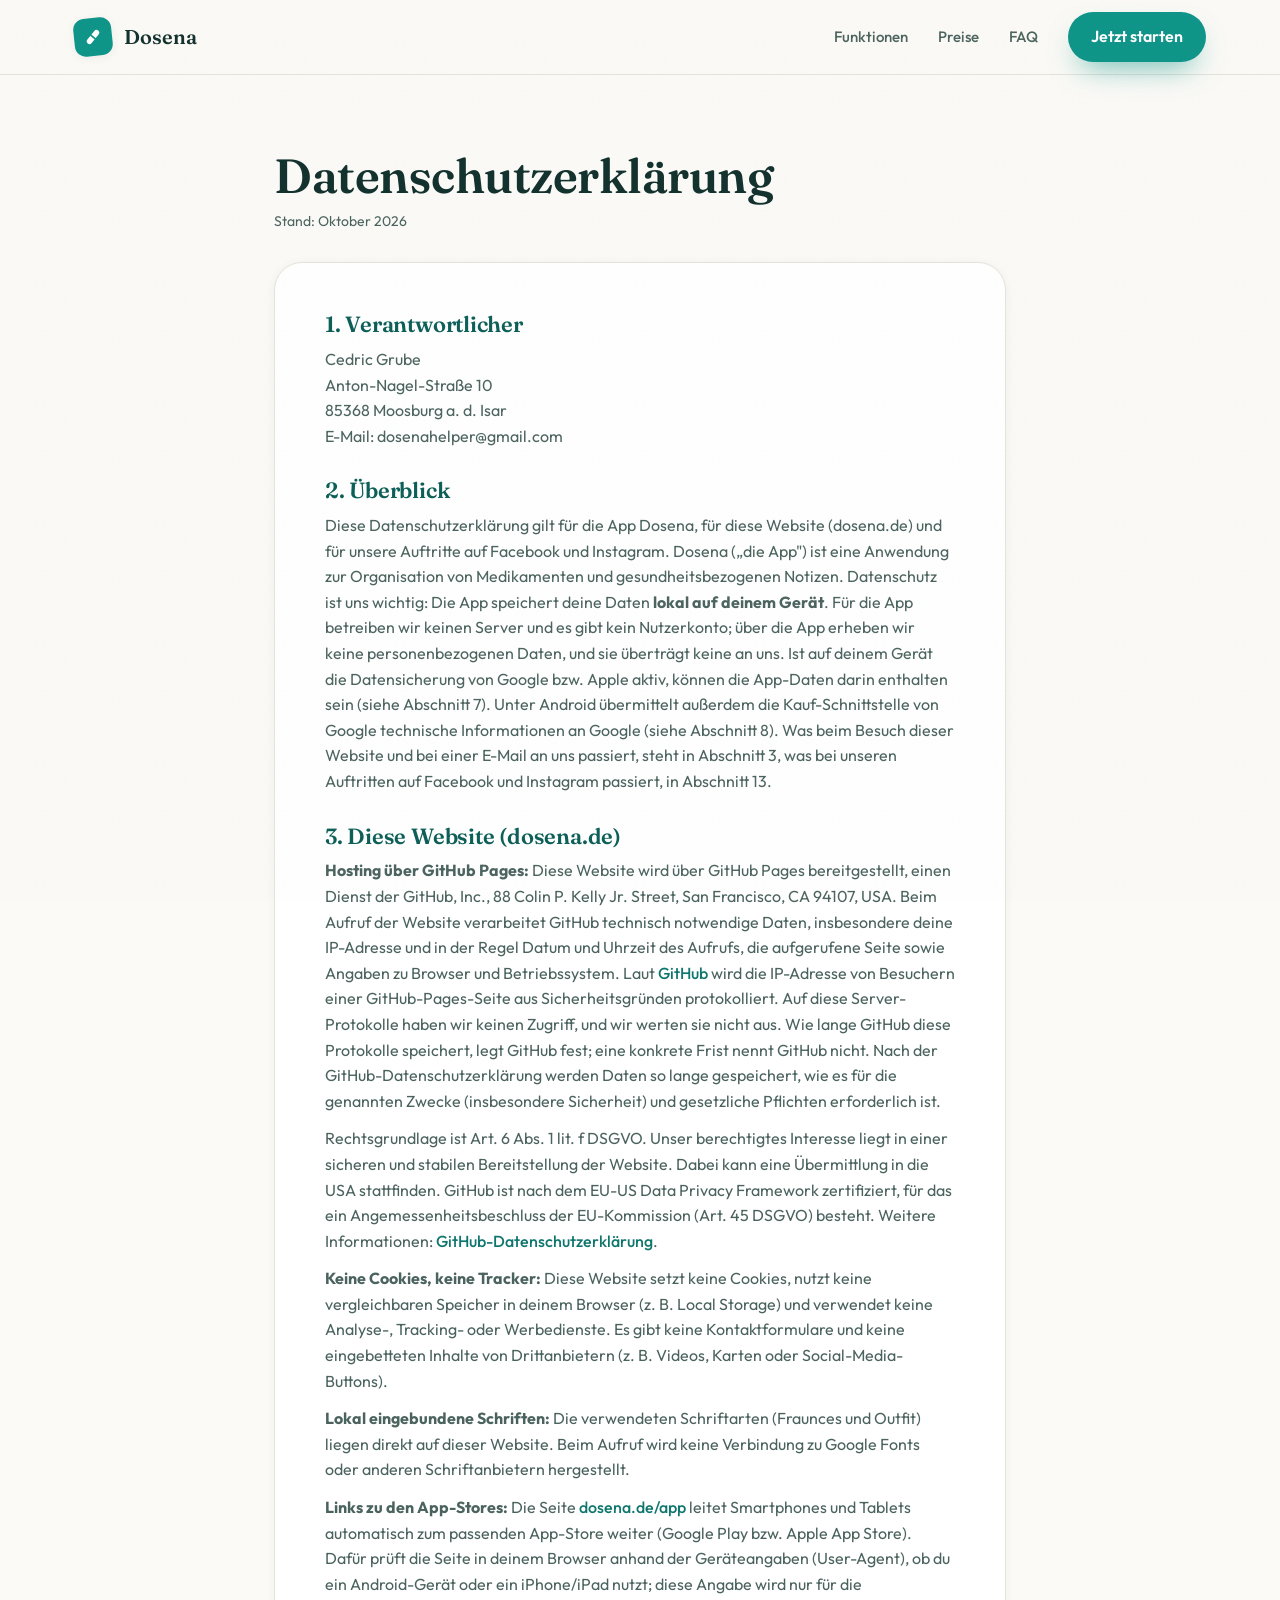
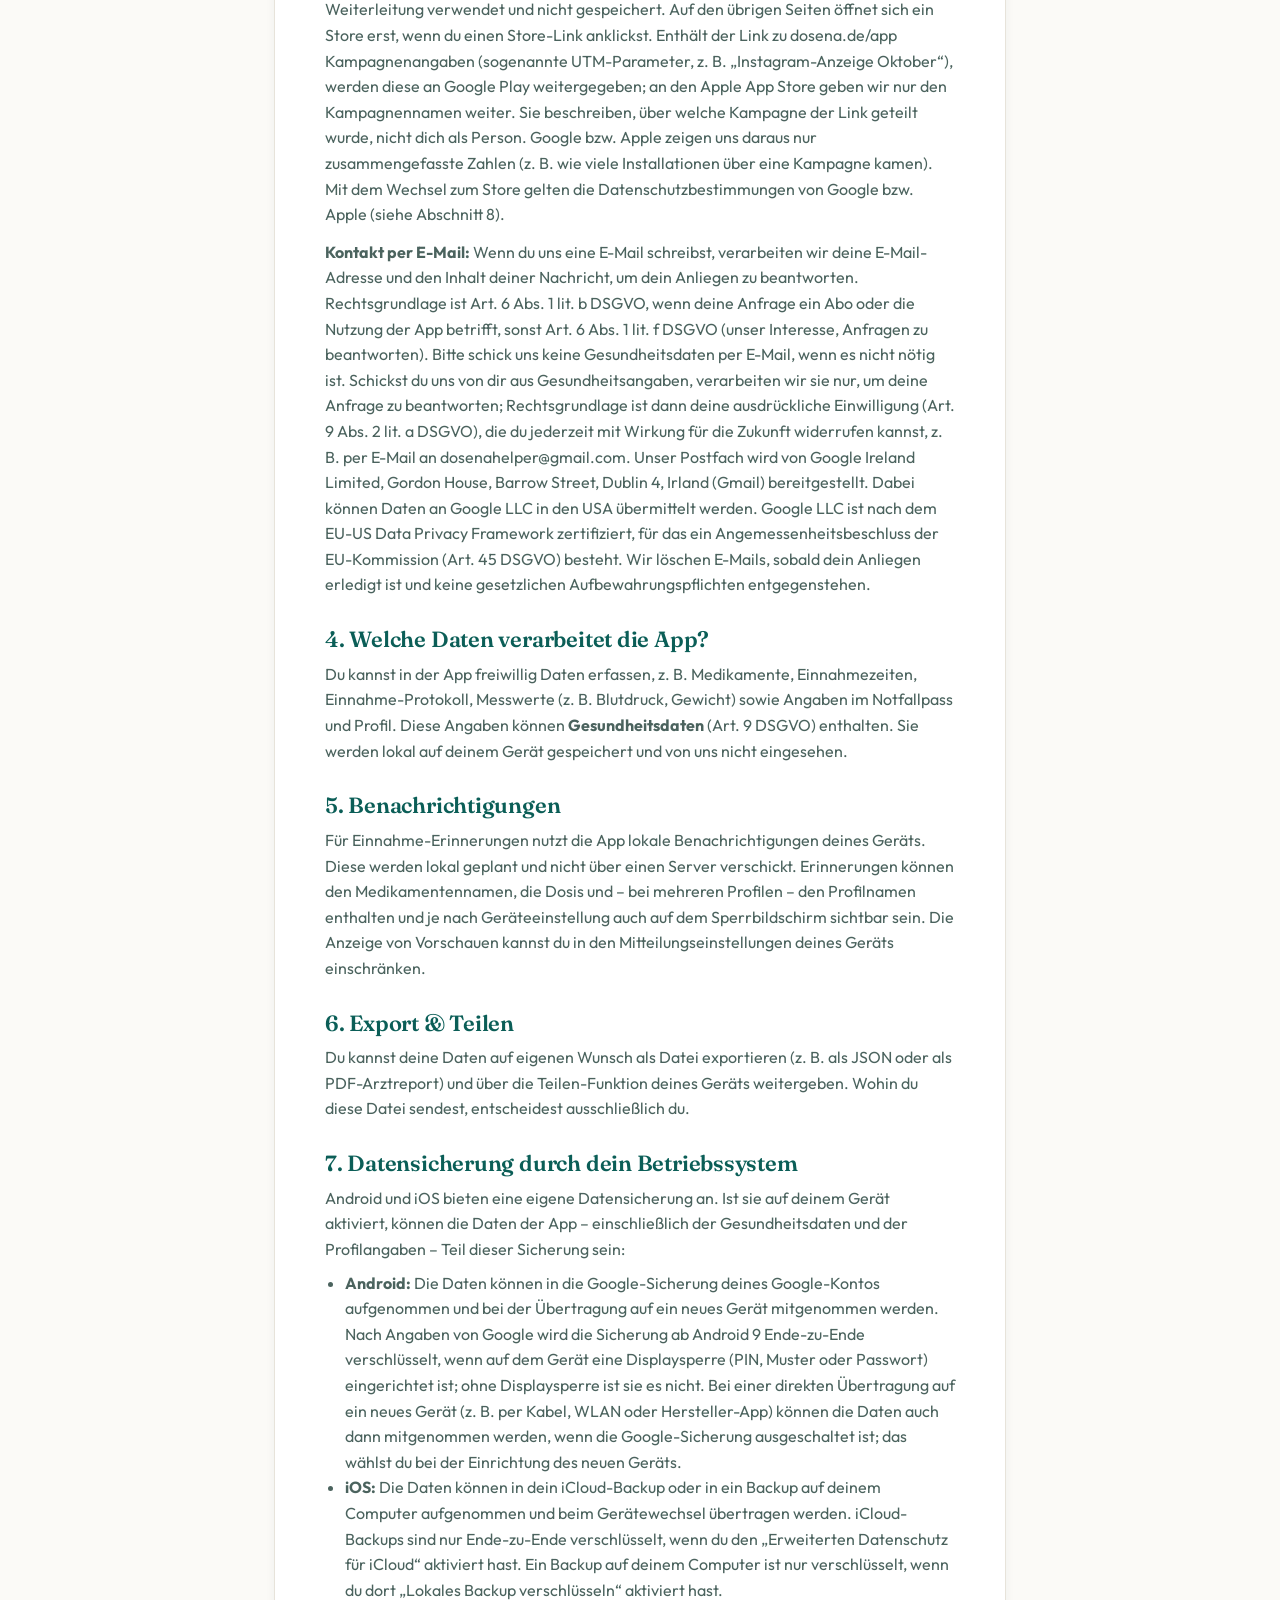
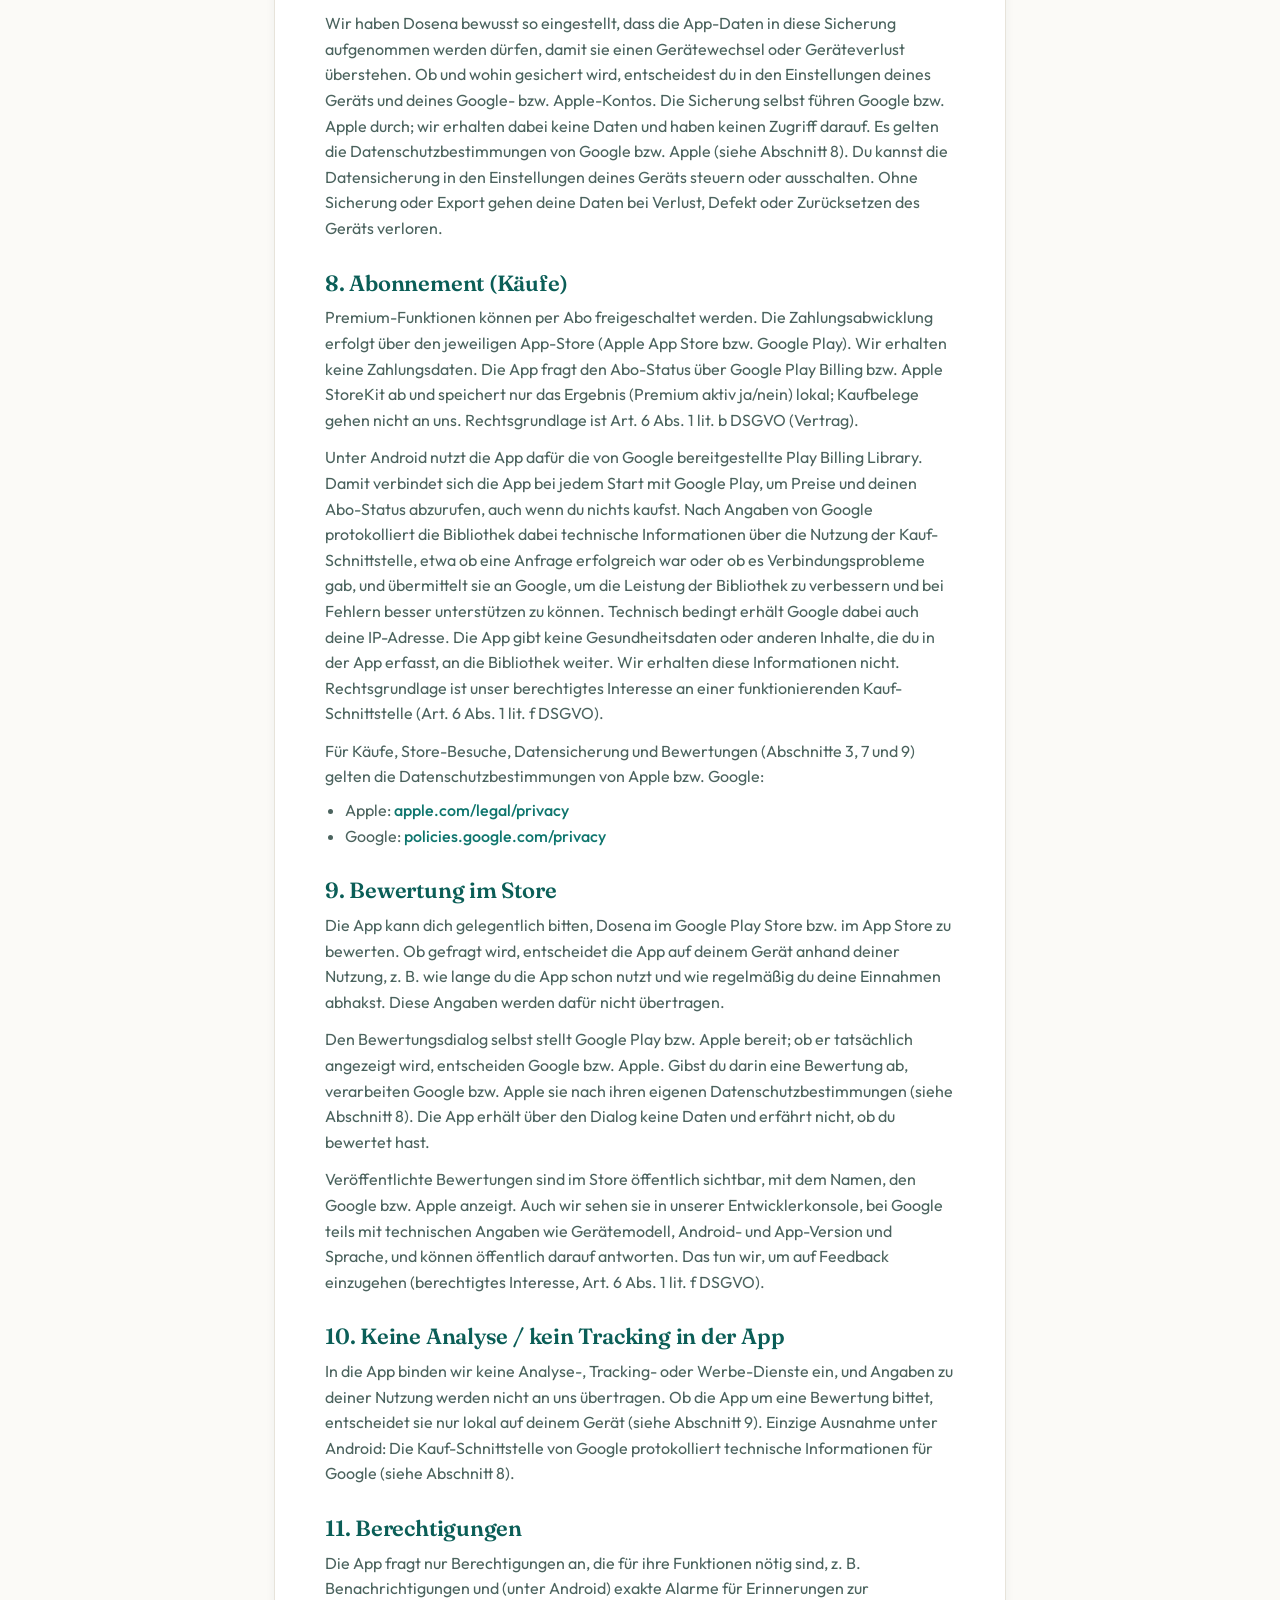
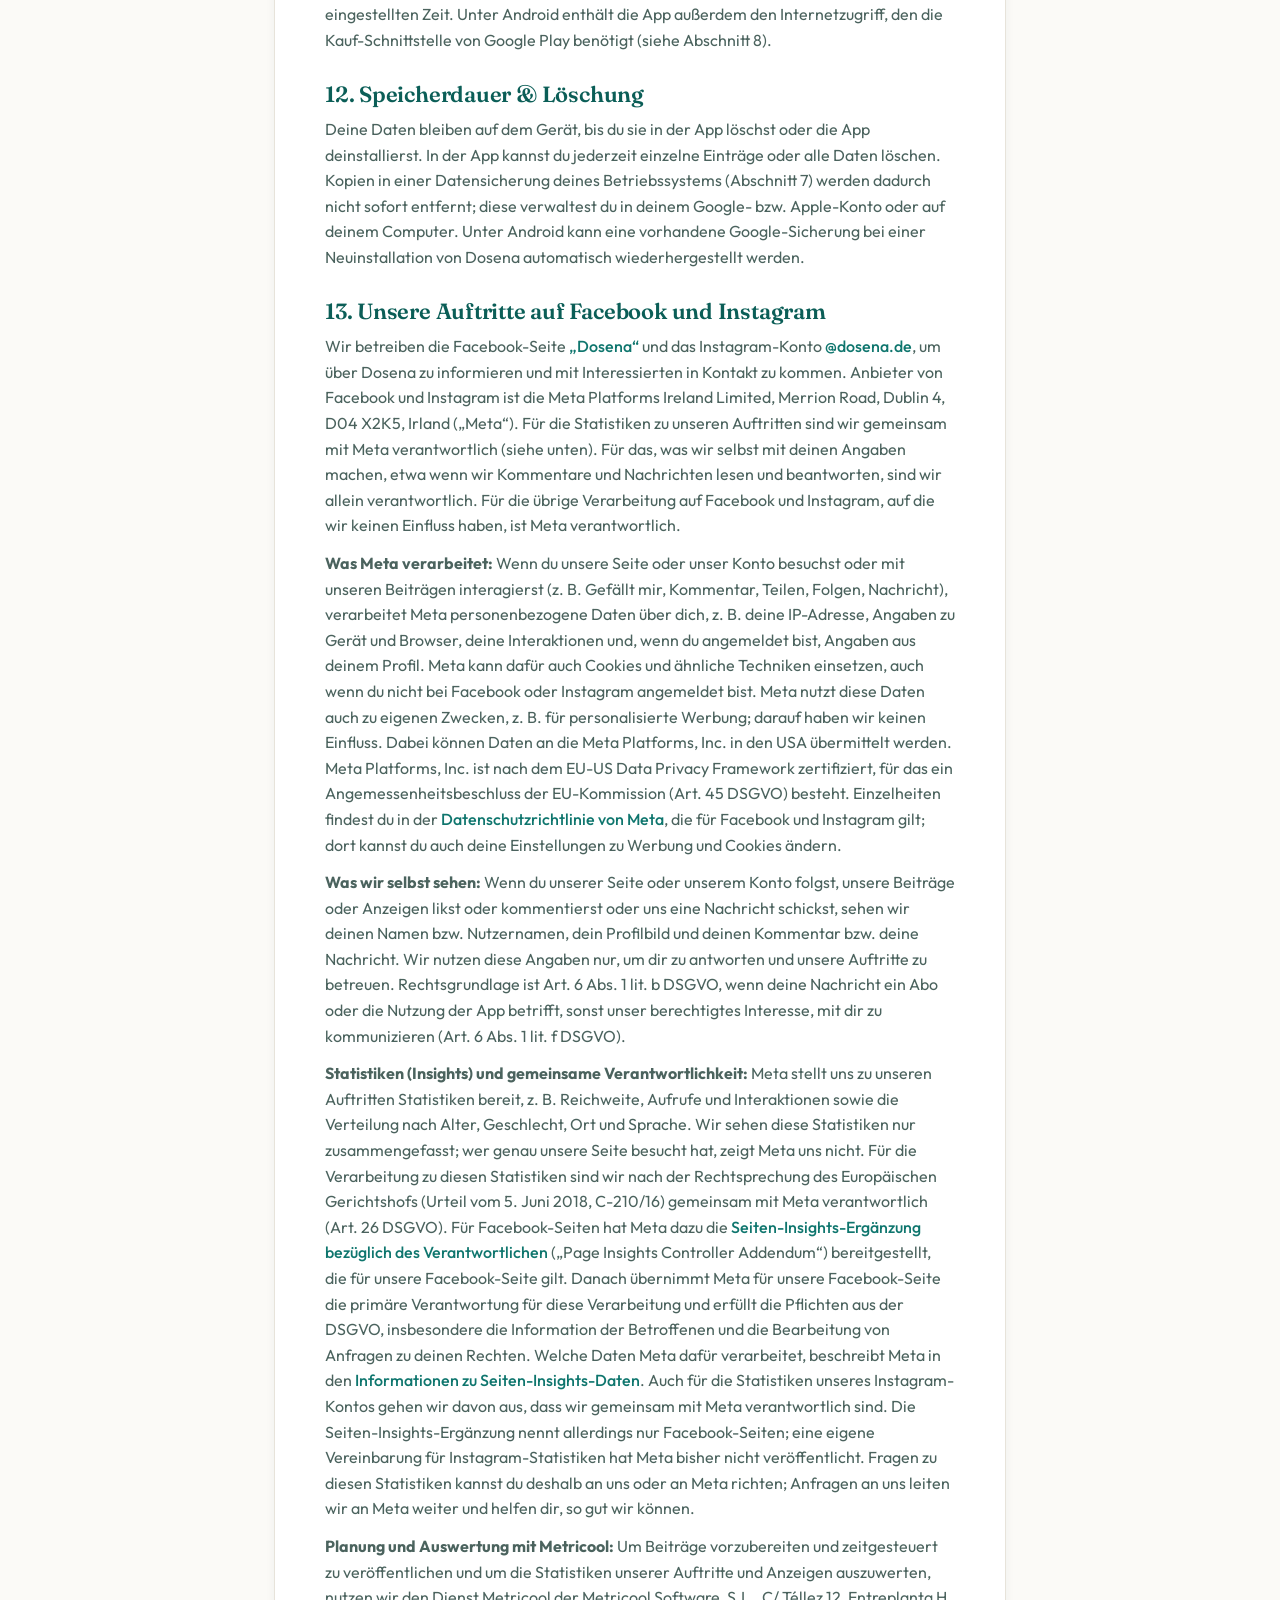
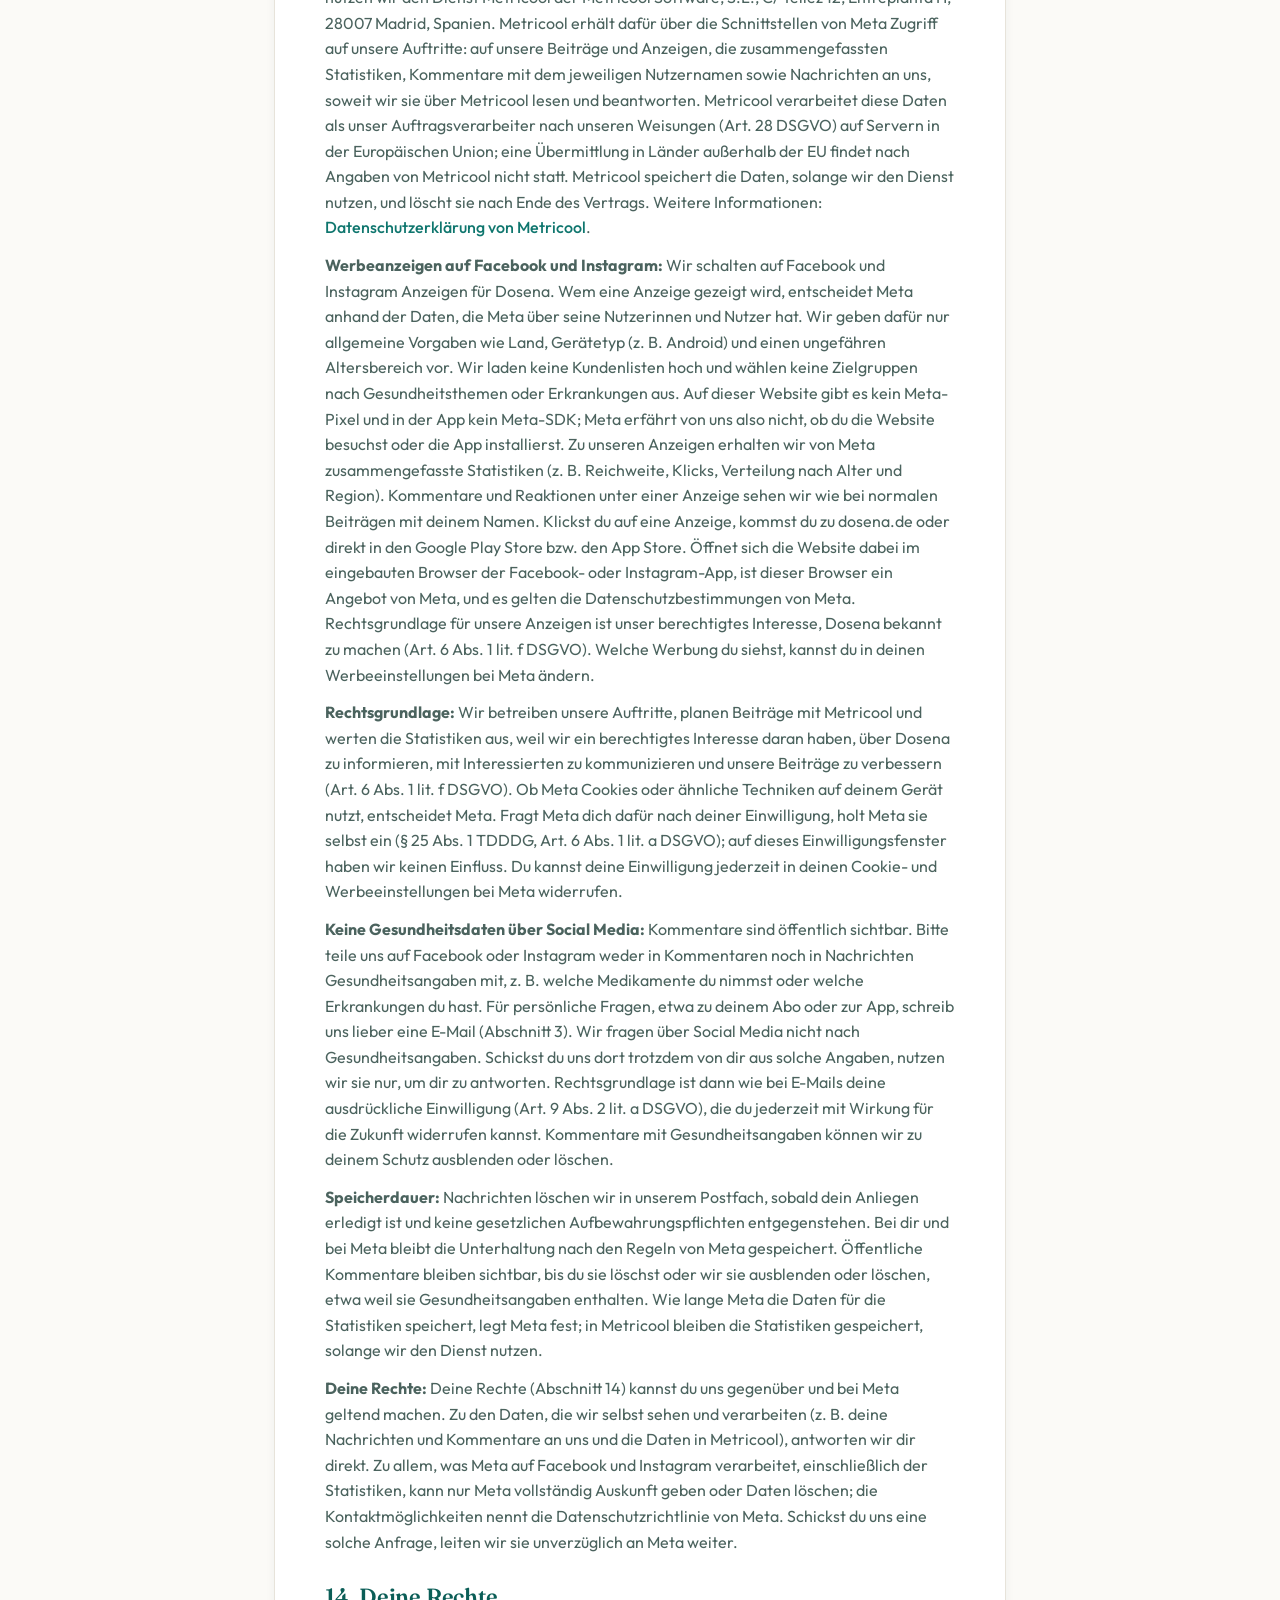
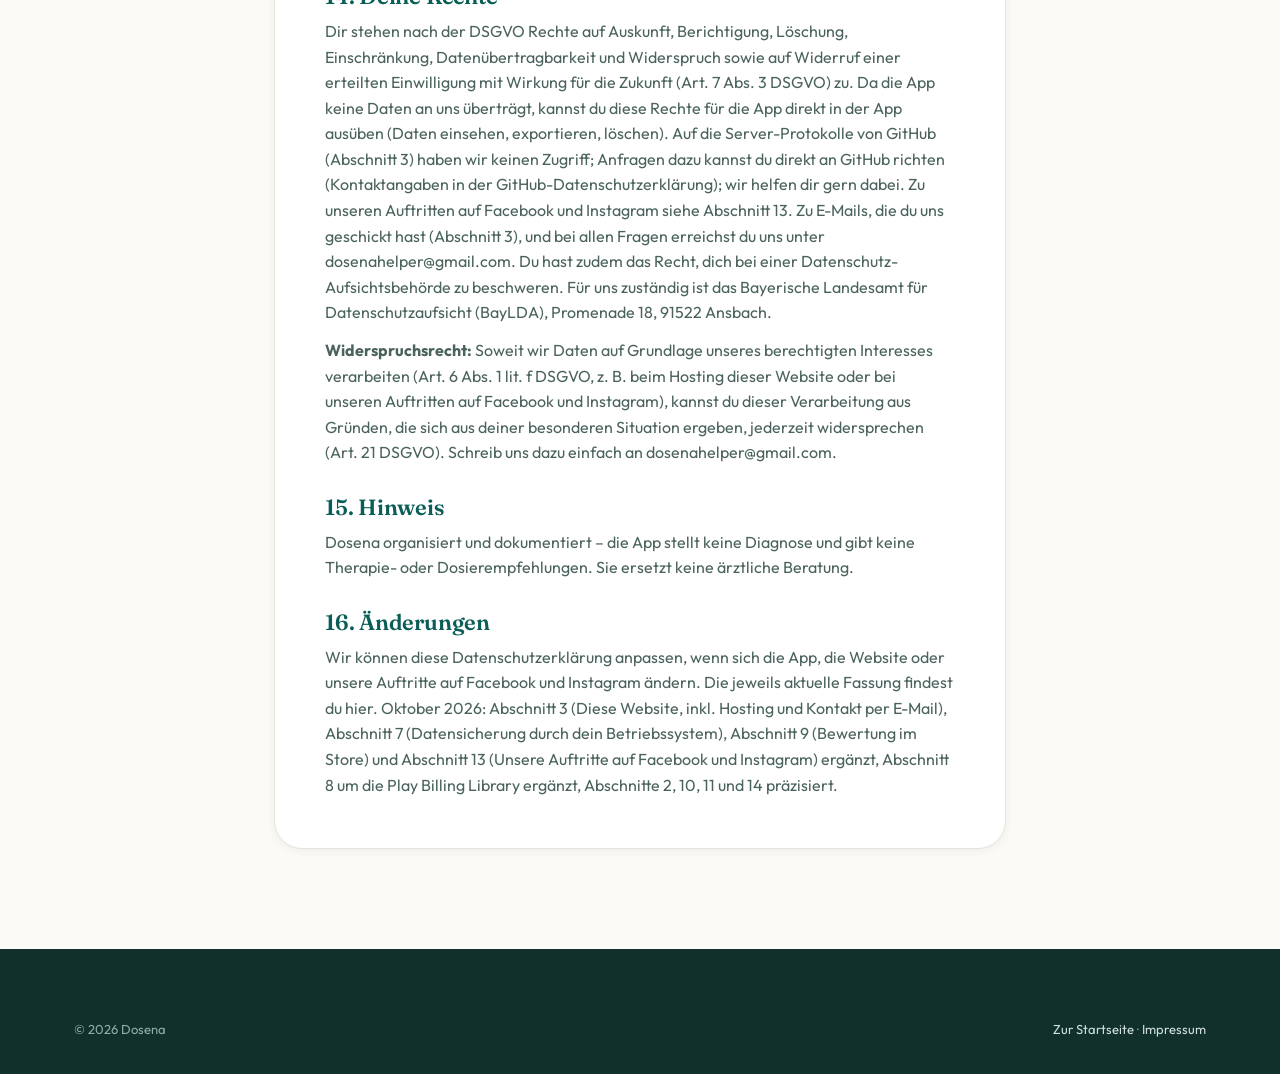
<file: datenschutz.html>
<!DOCTYPE html>
<html lang="de">
<head>
<meta charset="UTF-8">
<meta name="viewport" content="width=device-width, initial-scale=1.0">
<title>Datenschutzerklärung – Dosena</title>
<meta name="description" content="Datenschutzerklärung der App Dosena, der Website dosena.de und der Auftritte auf Facebook und Instagram.">
<link rel="stylesheet" href="styles.css">
</head>
<body>

<nav class="nav scrolled" id="nav">
  <div class="wrap">
    <a class="brand" href="index.html">
      <span class="mark"><svg viewBox="0 0 24 24" fill="none"><rect x="3" y="9" width="18" height="6" rx="3" transform="rotate(-45 12 12)" fill="#fff"/><rect x="11" y="4" width="2" height="16" transform="rotate(-45 12 12)" fill="#0D9488"/></svg></span>
      Dosena
    </a>
    <div class="nav-links" id="navLinks">
      <a class="link" href="index.html#features">Funktionen</a>
      <a class="link" href="index.html#preise">Preise</a>
      <a class="link" href="index.html#faq">FAQ</a>
      <a class="btn btn-primary" href="index.html#download" style="padding:11px 22px;">Jetzt starten</a>
    </div>
    <button class="nav-toggle" id="navToggle" aria-label="Menü"><span></span><span></span><span></span></button>
  </div>
</nav>

<main class="legal">
  <div class="wrap">
    <h1>Datenschutzerklärung</h1>
    <p class="updated">Stand: Oktober 2026</p>
    <div class="legal-card">
      <h2>1. Verantwortlicher</h2>
      <p>Cedric Grube<br>Anton-Nagel-Straße 10<br>85368 Moosburg a. d. Isar<br>E-Mail: dosenahelper@gmail.com</p>

      <h2>2. Überblick</h2>
      <p>Diese Datenschutzerklärung gilt für die App Dosena, für diese Website (dosena.de) und für unsere Auftritte auf Facebook und Instagram. Dosena („die App") ist eine Anwendung zur Organisation von Medikamenten und gesundheitsbezogenen Notizen. Datenschutz ist uns wichtig: Die App speichert deine Daten <strong>lokal auf deinem Gerät</strong>. Für die App betreiben wir keinen Server und es gibt kein Nutzerkonto; über die App erheben wir keine personenbezogenen Daten, und sie überträgt keine an uns. Ist auf deinem Gerät die Datensicherung von Google bzw. Apple aktiv, können die App-Daten darin enthalten sein (siehe Abschnitt 7). Unter Android übermittelt außerdem die Kauf-Schnittstelle von Google technische Informationen an Google (siehe Abschnitt 8). Was beim Besuch dieser Website und bei einer E-Mail an uns passiert, steht in Abschnitt 3, was bei unseren Auftritten auf Facebook und Instagram passiert, in Abschnitt 13.</p>

      <h2>3. Diese Website (dosena.de)</h2>
      <p><strong>Hosting über GitHub Pages:</strong> Diese Website wird über GitHub Pages bereitgestellt, einen Dienst der GitHub, Inc., 88 Colin P. Kelly Jr. Street, San Francisco, CA 94107, USA. Beim Aufruf der Website verarbeitet GitHub technisch notwendige Daten, insbesondere deine IP-Adresse und in der Regel Datum und Uhrzeit des Aufrufs, die aufgerufene Seite sowie Angaben zu Browser und Betriebssystem. Laut <a href="https://docs.github.com/de/pages/getting-started-with-github-pages/what-is-github-pages">GitHub</a> wird die IP-Adresse von Besuchern einer GitHub-Pages-Seite aus Sicherheitsgründen protokolliert. Auf diese Server-Protokolle haben wir keinen Zugriff, und wir werten sie nicht aus. Wie lange GitHub diese Protokolle speichert, legt GitHub fest; eine konkrete Frist nennt GitHub nicht. Nach der GitHub-Datenschutzerklärung werden Daten so lange gespeichert, wie es für die genannten Zwecke (insbesondere Sicherheit) und gesetzliche Pflichten erforderlich ist.</p>
      <p>Rechtsgrundlage ist Art. 6 Abs. 1 lit. f DSGVO. Unser berechtigtes Interesse liegt in einer sicheren und stabilen Bereitstellung der Website. Dabei kann eine Übermittlung in die USA stattfinden. GitHub ist nach dem EU-US Data Privacy Framework zertifiziert, für das ein Angemessenheitsbeschluss der EU-Kommission (Art. 45 DSGVO) besteht. Weitere Informationen: <a href="https://docs.github.com/de/site-policy/privacy-policies/github-general-privacy-statement">GitHub-Datenschutzerklärung</a>.</p>
      <p><strong>Keine Cookies, keine Tracker:</strong> Diese Website setzt keine Cookies, nutzt keine vergleichbaren Speicher in deinem Browser (z. B. Local Storage) und verwendet keine Analyse-, Tracking- oder Werbedienste. Es gibt keine Kontaktformulare und keine eingebetteten Inhalte von Drittanbietern (z. B. Videos, Karten oder Social-Media-Buttons).</p>
      <p><strong>Lokal eingebundene Schriften:</strong> Die verwendeten Schriftarten (Fraunces und Outfit) liegen direkt auf dieser Website. Beim Aufruf wird keine Verbindung zu Google Fonts oder anderen Schriftanbietern hergestellt.</p>
      <p><strong>Links zu den App-Stores:</strong> Die Seite <a href="app/">dosena.de/app</a> leitet Smartphones und Tablets automatisch zum passenden App-Store weiter (Google Play bzw. Apple App Store). Dafür prüft die Seite in deinem Browser anhand der Geräteangaben (User-Agent), ob du ein Android-Gerät oder ein iPhone/iPad nutzt; diese Angabe wird nur für die Weiterleitung verwendet und nicht gespeichert. Auf den übrigen Seiten öffnet sich ein Store erst, wenn du einen Store-Link anklickst. Enthält der Link zu dosena.de/app Kampagnenangaben (sogenannte UTM-Parameter, z. B. „Instagram-Anzeige Oktober“), werden diese an Google Play weitergegeben; an den Apple App Store geben wir nur den Kampagnennamen weiter. Sie beschreiben, über welche Kampagne der Link geteilt wurde, nicht dich als Person. Google bzw. Apple zeigen uns daraus nur zusammengefasste Zahlen (z. B. wie viele Installationen über eine Kampagne kamen). Mit dem Wechsel zum Store gelten die Datenschutzbestimmungen von Google bzw. Apple (siehe Abschnitt 8).</p>
      <p><strong>Kontakt per E-Mail:</strong> Wenn du uns eine E-Mail schreibst, verarbeiten wir deine E-Mail-Adresse und den Inhalt deiner Nachricht, um dein Anliegen zu beantworten. Rechtsgrundlage ist Art. 6 Abs. 1 lit. b DSGVO, wenn deine Anfrage ein Abo oder die Nutzung der App betrifft, sonst Art. 6 Abs. 1 lit. f DSGVO (unser Interesse, Anfragen zu beantworten). Bitte schick uns keine Gesundheitsdaten per E-Mail, wenn es nicht nötig ist. Schickst du uns von dir aus Gesundheitsangaben, verarbeiten wir sie nur, um deine Anfrage zu beantworten; Rechtsgrundlage ist dann deine ausdrückliche Einwilligung (Art. 9 Abs. 2 lit. a DSGVO), die du jederzeit mit Wirkung für die Zukunft widerrufen kannst, z. B. per E-Mail an dosenahelper@gmail.com. Unser Postfach wird von Google Ireland Limited, Gordon House, Barrow Street, Dublin 4, Irland (Gmail) bereitgestellt. Dabei können Daten an Google LLC in den USA übermittelt werden. Google LLC ist nach dem EU-US Data Privacy Framework zertifiziert, für das ein Angemessenheitsbeschluss der EU-Kommission (Art. 45 DSGVO) besteht. Wir löschen E-Mails, sobald dein Anliegen erledigt ist und keine gesetzlichen Aufbewahrungspflichten entgegenstehen.</p>

      <h2>4. Welche Daten verarbeitet die App?</h2>
      <p>Du kannst in der App freiwillig Daten erfassen, z. B. Medikamente, Einnahmezeiten, Einnahme-Protokoll, Messwerte (z. B. Blutdruck, Gewicht) sowie Angaben im Notfallpass und Profil. Diese Angaben können <strong>Gesundheitsdaten</strong> (Art. 9 DSGVO) enthalten. Sie werden lokal auf deinem Gerät gespeichert und von uns nicht eingesehen.</p>

      <h2>5. Benachrichtigungen</h2>
      <p>Für Einnahme-Erinnerungen nutzt die App lokale Benachrichtigungen deines Geräts. Diese werden lokal geplant und nicht über einen Server verschickt. Erinnerungen können den Medikamentennamen, die Dosis und – bei mehreren Profilen – den Profilnamen enthalten und je nach Geräteeinstellung auch auf dem Sperrbildschirm sichtbar sein. Die Anzeige von Vorschauen kannst du in den Mitteilungseinstellungen deines Geräts einschränken.</p>

      <h2>6. Export &amp; Teilen</h2>
      <p>Du kannst deine Daten auf eigenen Wunsch als Datei exportieren (z. B. als JSON oder als PDF-Arztreport) und über die Teilen-Funktion deines Geräts weitergeben. Wohin du diese Datei sendest, entscheidest ausschließlich du.</p>

      <h2>7. Datensicherung durch dein Betriebssystem</h2>
      <p>Android und iOS bieten eine eigene Datensicherung an. Ist sie auf deinem Gerät aktiviert, können die Daten der App – einschließlich der Gesundheitsdaten und der Profilangaben – Teil dieser Sicherung sein:</p>
      <ul>
        <li><strong>Android:</strong> Die Daten können in die Google-Sicherung deines Google-Kontos aufgenommen und bei der Übertragung auf ein neues Gerät mitgenommen werden. Nach Angaben von Google wird die Sicherung ab Android 9 Ende-zu-Ende verschlüsselt, wenn auf dem Gerät eine Displaysperre (PIN, Muster oder Passwort) eingerichtet ist; ohne Displaysperre ist sie es nicht. Bei einer direkten Übertragung auf ein neues Gerät (z. B. per Kabel, WLAN oder Hersteller-App) können die Daten auch dann mitgenommen werden, wenn die Google-Sicherung ausgeschaltet ist; das wählst du bei der Einrichtung des neuen Geräts.</li>
        <li><strong>iOS:</strong> Die Daten können in dein iCloud-Backup oder in ein Backup auf deinem Computer aufgenommen und beim Gerätewechsel übertragen werden. iCloud-Backups sind nur Ende-zu-Ende verschlüsselt, wenn du den „Erweiterten Datenschutz für iCloud“ aktiviert hast. Ein Backup auf deinem Computer ist nur verschlüsselt, wenn du dort „Lokales Backup verschlüsseln“ aktiviert hast.</li>
      </ul>
      <p>Wir haben Dosena bewusst so eingestellt, dass die App-Daten in diese Sicherung aufgenommen werden dürfen, damit sie einen Gerätewechsel oder Geräteverlust überstehen. Ob und wohin gesichert wird, entscheidest du in den Einstellungen deines Geräts und deines Google- bzw. Apple-Kontos. Die Sicherung selbst führen Google bzw. Apple durch; wir erhalten dabei keine Daten und haben keinen Zugriff darauf. Es gelten die Datenschutzbestimmungen von Google bzw. Apple (siehe Abschnitt 8). Du kannst die Datensicherung in den Einstellungen deines Geräts steuern oder ausschalten. Ohne Sicherung oder Export gehen deine Daten bei Verlust, Defekt oder Zurücksetzen des Geräts verloren.</p>

      <h2>8. Abonnement (Käufe)</h2>
      <p>Premium-Funktionen können per Abo freigeschaltet werden. Die Zahlungsabwicklung erfolgt über den jeweiligen App-Store (Apple App Store bzw. Google Play). Wir erhalten keine Zahlungsdaten. Die App fragt den Abo-Status über Google Play Billing bzw. Apple StoreKit ab und speichert nur das Ergebnis (Premium aktiv ja/nein) lokal; Kaufbelege gehen nicht an uns. Rechtsgrundlage ist Art. 6 Abs. 1 lit. b DSGVO (Vertrag).</p>
      <p>Unter Android nutzt die App dafür die von Google bereitgestellte Play Billing Library. Damit verbindet sich die App bei jedem Start mit Google Play, um Preise und deinen Abo-Status abzurufen, auch wenn du nichts kaufst. Nach Angaben von Google protokolliert die Bibliothek dabei technische Informationen über die Nutzung der Kauf-Schnittstelle, etwa ob eine Anfrage erfolgreich war oder ob es Verbindungsprobleme gab, und übermittelt sie an Google, um die Leistung der Bibliothek zu verbessern und bei Fehlern besser unterstützen zu können. Technisch bedingt erhält Google dabei auch deine IP-Adresse. Die App gibt keine Gesundheitsdaten oder anderen Inhalte, die du in der App erfasst, an die Bibliothek weiter. Wir erhalten diese Informationen nicht. Rechtsgrundlage ist unser berechtigtes Interesse an einer funktionierenden Kauf-Schnittstelle (Art. 6 Abs. 1 lit. f DSGVO).</p>
      <p>Für Käufe, Store-Besuche, Datensicherung und Bewertungen (Abschnitte 3, 7 und 9) gelten die Datenschutzbestimmungen von Apple bzw. Google:</p>
      <ul>
        <li>Apple: <a href="https://www.apple.com/legal/privacy/">apple.com/legal/privacy</a></li>
        <li>Google: <a href="https://policies.google.com/privacy">policies.google.com/privacy</a></li>
      </ul>

      <h2>9. Bewertung im Store</h2>
      <p>Die App kann dich gelegentlich bitten, Dosena im Google Play Store bzw. im App Store zu bewerten. Ob gefragt wird, entscheidet die App auf deinem Gerät anhand deiner Nutzung, z. B. wie lange du die App schon nutzt und wie regelmäßig du deine Einnahmen abhakst. Diese Angaben werden dafür nicht übertragen.</p>
      <p>Den Bewertungsdialog selbst stellt Google Play bzw. Apple bereit; ob er tatsächlich angezeigt wird, entscheiden Google bzw. Apple. Gibst du darin eine Bewertung ab, verarbeiten Google bzw. Apple sie nach ihren eigenen Datenschutzbestimmungen (siehe Abschnitt 8). Die App erhält über den Dialog keine Daten und erfährt nicht, ob du bewertet hast.</p>
      <p>Veröffentlichte Bewertungen sind im Store öffentlich sichtbar, mit dem Namen, den Google bzw. Apple anzeigt. Auch wir sehen sie in unserer Entwicklerkonsole, bei Google teils mit technischen Angaben wie Gerätemodell, Android- und App-Version und Sprache, und können öffentlich darauf antworten. Das tun wir, um auf Feedback einzugehen (berechtigtes Interesse, Art. 6 Abs. 1 lit. f DSGVO).</p>

      <h2>10. Keine Analyse / kein Tracking in der App</h2>
      <p>In die App binden wir keine Analyse-, Tracking- oder Werbe-Dienste ein, und Angaben zu deiner Nutzung werden nicht an uns übertragen. Ob die App um eine Bewertung bittet, entscheidet sie nur lokal auf deinem Gerät (siehe Abschnitt 9). Einzige Ausnahme unter Android: Die Kauf-Schnittstelle von Google protokolliert technische Informationen für Google (siehe Abschnitt 8).</p>

      <h2>11. Berechtigungen</h2>
      <p>Die App fragt nur Berechtigungen an, die für ihre Funktionen nötig sind, z. B. Benachrichtigungen und (unter Android) exakte Alarme für Erinnerungen zur eingestellten Zeit. Unter Android enthält die App außerdem den Internetzugriff, den die Kauf-Schnittstelle von Google Play benötigt (siehe Abschnitt 8).</p>

      <h2>12. Speicherdauer &amp; Löschung</h2>
      <p>Deine Daten bleiben auf dem Gerät, bis du sie in der App löschst oder die App deinstallierst. In der App kannst du jederzeit einzelne Einträge oder alle Daten löschen. Kopien in einer Datensicherung deines Betriebssystems (Abschnitt 7) werden dadurch nicht sofort entfernt; diese verwaltest du in deinem Google- bzw. Apple-Konto oder auf deinem Computer. Unter Android kann eine vorhandene Google-Sicherung bei einer Neuinstallation von Dosena automatisch wiederhergestellt werden.</p>

      <h2 id="social-media">13. Unsere Auftritte auf Facebook und Instagram</h2>
      <p>Wir betreiben die Facebook-Seite <a href="https://www.facebook.com/1220574884473608">„Dosena“</a> und das Instagram-Konto <a href="https://www.instagram.com/dosena.de/">@dosena.de</a>, um über Dosena zu informieren und mit Interessierten in Kontakt zu kommen. Anbieter von Facebook und Instagram ist die Meta Platforms Ireland Limited, Merrion Road, Dublin 4, D04 X2K5, Irland („Meta“). Für die Statistiken zu unseren Auftritten sind wir gemeinsam mit Meta verantwortlich (siehe unten). Für das, was wir selbst mit deinen Angaben machen, etwa wenn wir Kommentare und Nachrichten lesen und beantworten, sind wir allein verantwortlich. Für die übrige Verarbeitung auf Facebook und Instagram, auf die wir keinen Einfluss haben, ist Meta verantwortlich.</p>
      <p><strong>Was Meta verarbeitet:</strong> Wenn du unsere Seite oder unser Konto besuchst oder mit unseren Beiträgen interagierst (z. B. Gefällt mir, Kommentar, Teilen, Folgen, Nachricht), verarbeitet Meta personenbezogene Daten über dich, z. B. deine IP-Adresse, Angaben zu Gerät und Browser, deine Interaktionen und, wenn du angemeldet bist, Angaben aus deinem Profil. Meta kann dafür auch Cookies und ähnliche Techniken einsetzen, auch wenn du nicht bei Facebook oder Instagram angemeldet bist. Meta nutzt diese Daten auch zu eigenen Zwecken, z. B. für personalisierte Werbung; darauf haben wir keinen Einfluss. Dabei können Daten an die Meta Platforms, Inc. in den USA übermittelt werden. Meta Platforms, Inc. ist nach dem EU-US Data Privacy Framework zertifiziert, für das ein Angemessenheitsbeschluss der EU-Kommission (Art. 45 DSGVO) besteht. Einzelheiten findest du in der <a href="https://www.facebook.com/privacy/policy/">Datenschutzrichtlinie von Meta</a>, die für Facebook und Instagram gilt; dort kannst du auch deine Einstellungen zu Werbung und Cookies ändern.</p>
      <p><strong>Was wir selbst sehen:</strong> Wenn du unserer Seite oder unserem Konto folgst, unsere Beiträge oder Anzeigen likst oder kommentierst oder uns eine Nachricht schickst, sehen wir deinen Namen bzw. Nutzernamen, dein Profilbild und deinen Kommentar bzw. deine Nachricht. Wir nutzen diese Angaben nur, um dir zu antworten und unsere Auftritte zu betreuen. Rechtsgrundlage ist Art. 6 Abs. 1 lit. b DSGVO, wenn deine Nachricht ein Abo oder die Nutzung der App betrifft, sonst unser berechtigtes Interesse, mit dir zu kommunizieren (Art. 6 Abs. 1 lit. f DSGVO).</p>
      <p><strong>Statistiken (Insights) und gemeinsame Verantwortlichkeit:</strong> Meta stellt uns zu unseren Auftritten Statistiken bereit, z. B. Reichweite, Aufrufe und Interaktionen sowie die Verteilung nach Alter, Geschlecht, Ort und Sprache. Wir sehen diese Statistiken nur zusammengefasst; wer genau unsere Seite besucht hat, zeigt Meta uns nicht. Für die Verarbeitung zu diesen Statistiken sind wir nach der Rechtsprechung des Europäischen Gerichtshofs (Urteil vom 5. Juni 2018, C-210/16) gemeinsam mit Meta verantwortlich (Art. 26 DSGVO). Für Facebook-Seiten hat Meta dazu die <a href="https://www.facebook.com/legal/terms/page_controller_addendum">Seiten-Insights-Ergänzung bezüglich des Verantwortlichen</a> („Page Insights Controller Addendum“) bereitgestellt, die für unsere Facebook-Seite gilt. Danach übernimmt Meta für unsere Facebook-Seite die primäre Verantwortung für diese Verarbeitung und erfüllt die Pflichten aus der DSGVO, insbesondere die Information der Betroffenen und die Bearbeitung von Anfragen zu deinen Rechten. Welche Daten Meta dafür verarbeitet, beschreibt Meta in den <a href="https://www.facebook.com/legal/terms/information_about_page_insights_data">Informationen zu Seiten-Insights-Daten</a>. Auch für die Statistiken unseres Instagram-Kontos gehen wir davon aus, dass wir gemeinsam mit Meta verantwortlich sind. Die Seiten-Insights-Ergänzung nennt allerdings nur Facebook-Seiten; eine eigene Vereinbarung für Instagram-Statistiken hat Meta bisher nicht veröffentlicht. Fragen zu diesen Statistiken kannst du deshalb an uns oder an Meta richten; Anfragen an uns leiten wir an Meta weiter und helfen dir, so gut wir können.</p>
      <p><strong>Planung und Auswertung mit Metricool:</strong> Um Beiträge vorzubereiten und zeitgesteuert zu veröffentlichen und um die Statistiken unserer Auftritte und Anzeigen auszuwerten, nutzen wir den Dienst Metricool der Metricool Software, S.L., C/ Téllez 12, Entreplanta H, 28007 Madrid, Spanien. Metricool erhält dafür über die Schnittstellen von Meta Zugriff auf unsere Auftritte: auf unsere Beiträge und Anzeigen, die zusammengefassten Statistiken, Kommentare mit dem jeweiligen Nutzernamen sowie Nachrichten an uns, soweit wir sie über Metricool lesen und beantworten. Metricool verarbeitet diese Daten als unser Auftragsverarbeiter nach unseren Weisungen (Art. 28 DSGVO) auf Servern in der Europäischen Union; eine Übermittlung in Länder außerhalb der EU findet nach Angaben von Metricool nicht statt. Metricool speichert die Daten, solange wir den Dienst nutzen, und löscht sie nach Ende des Vertrags. Weitere Informationen: <a href="https://metricool.com/privacy-policy/">Datenschutzerklärung von Metricool</a>.</p>
      <p><strong>Werbeanzeigen auf Facebook und Instagram:</strong> Wir schalten auf Facebook und Instagram Anzeigen für Dosena. Wem eine Anzeige gezeigt wird, entscheidet Meta anhand der Daten, die Meta über seine Nutzerinnen und Nutzer hat. Wir geben dafür nur allgemeine Vorgaben wie Land, Gerätetyp (z. B. Android) und einen ungefähren Altersbereich vor. Wir laden keine Kundenlisten hoch und wählen keine Zielgruppen nach Gesundheitsthemen oder Erkrankungen aus. Auf dieser Website gibt es kein Meta-Pixel und in der App kein Meta-SDK; Meta erfährt von uns also nicht, ob du die Website besuchst oder die App installierst. Zu unseren Anzeigen erhalten wir von Meta zusammengefasste Statistiken (z. B. Reichweite, Klicks, Verteilung nach Alter und Region). Kommentare und Reaktionen unter einer Anzeige sehen wir wie bei normalen Beiträgen mit deinem Namen. Klickst du auf eine Anzeige, kommst du zu dosena.de oder direkt in den Google Play Store bzw. den App Store. Öffnet sich die Website dabei im eingebauten Browser der Facebook- oder Instagram-App, ist dieser Browser ein Angebot von Meta, und es gelten die Datenschutzbestimmungen von Meta. Rechtsgrundlage für unsere Anzeigen ist unser berechtigtes Interesse, Dosena bekannt zu machen (Art. 6 Abs. 1 lit. f DSGVO). Welche Werbung du siehst, kannst du in deinen Werbeeinstellungen bei Meta ändern.</p>
      <p><strong>Rechtsgrundlage:</strong> Wir betreiben unsere Auftritte, planen Beiträge mit Metricool und werten die Statistiken aus, weil wir ein berechtigtes Interesse daran haben, über Dosena zu informieren, mit Interessierten zu kommunizieren und unsere Beiträge zu verbessern (Art. 6 Abs. 1 lit. f DSGVO). Ob Meta Cookies oder ähnliche Techniken auf deinem Gerät nutzt, entscheidet Meta. Fragt Meta dich dafür nach deiner Einwilligung, holt Meta sie selbst ein (§ 25 Abs. 1 TDDDG, Art. 6 Abs. 1 lit. a DSGVO); auf dieses Einwilligungsfenster haben wir keinen Einfluss. Du kannst deine Einwilligung jederzeit in deinen Cookie- und Werbeeinstellungen bei Meta widerrufen.</p>
      <p><strong>Keine Gesundheitsdaten über Social Media:</strong> Kommentare sind öffentlich sichtbar. Bitte teile uns auf Facebook oder Instagram weder in Kommentaren noch in Nachrichten Gesundheitsangaben mit, z. B. welche Medikamente du nimmst oder welche Erkrankungen du hast. Für persönliche Fragen, etwa zu deinem Abo oder zur App, schreib uns lieber eine E-Mail (Abschnitt 3). Wir fragen über Social Media nicht nach Gesundheitsangaben. Schickst du uns dort trotzdem von dir aus solche Angaben, nutzen wir sie nur, um dir zu antworten. Rechtsgrundlage ist dann wie bei E-Mails deine ausdrückliche Einwilligung (Art. 9 Abs. 2 lit. a DSGVO), die du jederzeit mit Wirkung für die Zukunft widerrufen kannst. Kommentare mit Gesundheitsangaben können wir zu deinem Schutz ausblenden oder löschen.</p>
      <p><strong>Speicherdauer:</strong> Nachrichten löschen wir in unserem Postfach, sobald dein Anliegen erledigt ist und keine gesetzlichen Aufbewahrungspflichten entgegenstehen. Bei dir und bei Meta bleibt die Unterhaltung nach den Regeln von Meta gespeichert. Öffentliche Kommentare bleiben sichtbar, bis du sie löschst oder wir sie ausblenden oder löschen, etwa weil sie Gesundheitsangaben enthalten. Wie lange Meta die Daten für die Statistiken speichert, legt Meta fest; in Metricool bleiben die Statistiken gespeichert, solange wir den Dienst nutzen.</p>
      <p><strong>Deine Rechte:</strong> Deine Rechte (Abschnitt 14) kannst du uns gegenüber und bei Meta geltend machen. Zu den Daten, die wir selbst sehen und verarbeiten (z. B. deine Nachrichten und Kommentare an uns und die Daten in Metricool), antworten wir dir direkt. Zu allem, was Meta auf Facebook und Instagram verarbeitet, einschließlich der Statistiken, kann nur Meta vollständig Auskunft geben oder Daten löschen; die Kontaktmöglichkeiten nennt die Datenschutzrichtlinie von Meta. Schickst du uns eine solche Anfrage, leiten wir sie unverzüglich an Meta weiter.</p>

      <h2>14. Deine Rechte</h2>
      <p>Dir stehen nach der DSGVO Rechte auf Auskunft, Berichtigung, Löschung, Einschränkung, Datenübertragbarkeit und Widerspruch sowie auf Widerruf einer erteilten Einwilligung mit Wirkung für die Zukunft (Art. 7 Abs. 3 DSGVO) zu. Da die App keine Daten an uns überträgt, kannst du diese Rechte für die App direkt in der App ausüben (Daten einsehen, exportieren, löschen). Auf die Server-Protokolle von GitHub (Abschnitt 3) haben wir keinen Zugriff; Anfragen dazu kannst du direkt an GitHub richten (Kontaktangaben in der GitHub-Datenschutzerklärung); wir helfen dir gern dabei. Zu unseren Auftritten auf Facebook und Instagram siehe Abschnitt 13. Zu E-Mails, die du uns geschickt hast (Abschnitt 3), und bei allen Fragen erreichst du uns unter dosenahelper@gmail.com. Du hast zudem das Recht, dich bei einer Datenschutz-Aufsichtsbehörde zu beschweren. Für uns zuständig ist das Bayerische Landesamt für Datenschutzaufsicht (BayLDA), Promenade 18, 91522 Ansbach.</p>
      <p><strong>Widerspruchsrecht:</strong> Soweit wir Daten auf Grundlage unseres berechtigten Interesses verarbeiten (Art. 6 Abs. 1 lit. f DSGVO, z. B. beim Hosting dieser Website oder bei unseren Auftritten auf Facebook und Instagram), kannst du dieser Verarbeitung aus Gründen, die sich aus deiner besonderen Situation ergeben, jederzeit widersprechen (Art. 21 DSGVO). Schreib uns dazu einfach an dosenahelper@gmail.com.</p>

      <h2>15. Hinweis</h2>
      <p>Dosena organisiert und dokumentiert – die App stellt keine Diagnose und gibt keine Therapie- oder Dosierempfehlungen. Sie ersetzt keine ärztliche Beratung.</p>

      <h2>16. Änderungen</h2>
      <p>Wir können diese Datenschutzerklärung anpassen, wenn sich die App, die Website oder unsere Auftritte auf Facebook und Instagram ändern. Die jeweils aktuelle Fassung findest du hier. Oktober 2026: Abschnitt 3 (Diese Website, inkl. Hosting und Kontakt per E-Mail), Abschnitt 7 (Datensicherung durch dein Betriebssystem), Abschnitt 9 (Bewertung im Store) und Abschnitt 13 (Unsere Auftritte auf Facebook und Instagram) ergänzt, Abschnitt 8 um die Play Billing Library ergänzt, Abschnitte 2, 10, 11 und 14 präzisiert.</p>
    </div>
  </div>
</main>

<footer class="footer">
  <div class="wrap">
    <div class="footer-bottom" style="border:0;padding-top:0;">
      <span>© <span id="year">2026</span> Dosena</span>
      <span><a href="index.html" style="color:#cfe0db;">Zur Startseite</a> · <a href="impressum.html" style="color:#cfe0db;">Impressum</a></span>
    </div>
  </div>
</footer>

<script>
  document.getElementById('year').textContent = new Date().getFullYear();
  const t=document.getElementById('navToggle'),l=document.getElementById('navLinks');
  t&&t.addEventListener('click',()=>l.classList.toggle('open'));
</script>
</body>
</html>
</file>
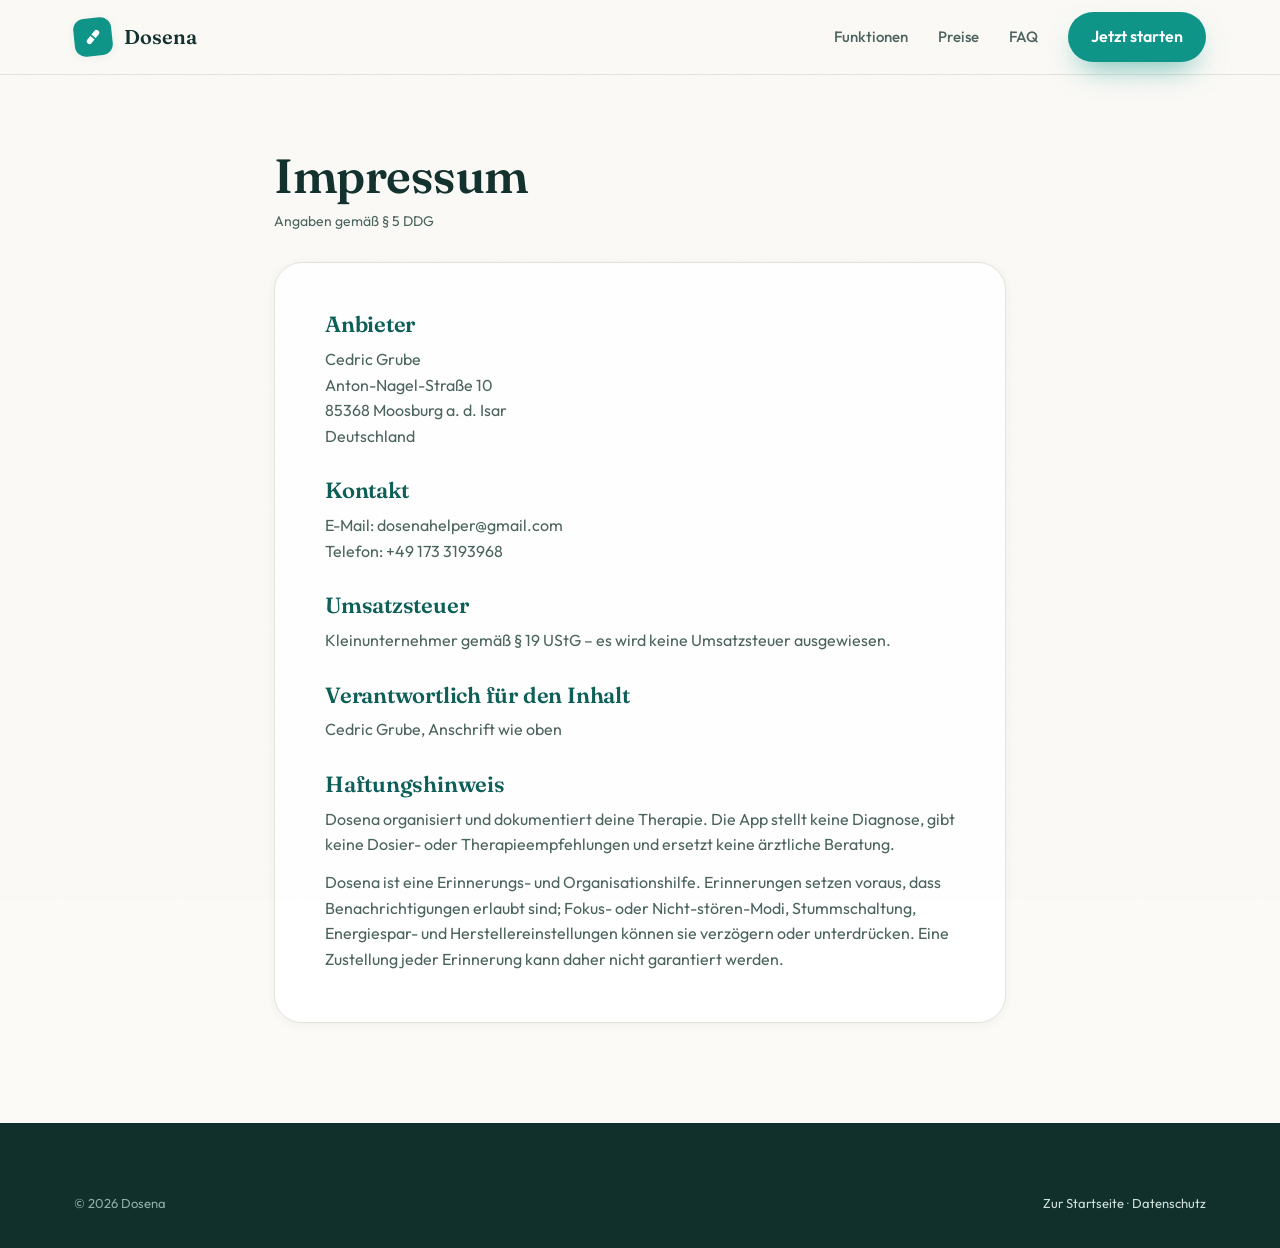
<file: impressum.html>
<!DOCTYPE html>
<html lang="de">
<head>
<meta charset="UTF-8">
<meta name="viewport" content="width=device-width, initial-scale=1.0">
<title>Impressum – Dosena</title>
<meta name="description" content="Impressum der App Dosena.">
<link rel="stylesheet" href="styles.css">
</head>
<body>

<nav class="nav scrolled" id="nav">
  <div class="wrap">
    <a class="brand" href="index.html">
      <span class="mark"><svg viewBox="0 0 24 24" fill="none"><rect x="3" y="9" width="18" height="6" rx="3" transform="rotate(-45 12 12)" fill="#fff"/><rect x="11" y="4" width="2" height="16" transform="rotate(-45 12 12)" fill="#0D9488"/></svg></span>
      Dosena
    </a>
    <div class="nav-links" id="navLinks">
      <a class="link" href="index.html#features">Funktionen</a>
      <a class="link" href="index.html#preise">Preise</a>
      <a class="link" href="index.html#faq">FAQ</a>
      <a class="btn btn-primary" href="index.html#download" style="padding:11px 22px;">Jetzt starten</a>
    </div>
    <button class="nav-toggle" id="navToggle" aria-label="Menü"><span></span><span></span><span></span></button>
  </div>
</nav>

<main class="legal">
  <div class="wrap">
    <h1>Impressum</h1>
    <p class="updated">Angaben gemäß § 5 DDG</p>
    <div class="legal-card">
      <h2>Anbieter</h2>
      <p>Cedric Grube<br>Anton-Nagel-Straße 10<br>85368 Moosburg a. d. Isar<br>Deutschland</p>

      <h2>Kontakt</h2>
      <p>E-Mail: dosenahelper@gmail.com<br>Telefon: +49 173 3193968</p>

      <h2>Umsatzsteuer</h2>
      <p>Kleinunternehmer gemäß § 19 UStG – es wird keine Umsatzsteuer ausgewiesen.</p>

      <h2>Verantwortlich für den Inhalt</h2>
      <p>Cedric Grube, Anschrift wie oben</p>

      <h2>Haftungshinweis</h2>
      <p>Dosena organisiert und dokumentiert deine Therapie. Die App stellt keine Diagnose, gibt keine Dosier- oder Therapieempfehlungen und ersetzt keine ärztliche Beratung.</p>
      <p>Dosena ist eine Erinnerungs- und Organisationshilfe. Erinnerungen setzen voraus, dass Benachrichtigungen erlaubt sind; Fokus- oder Nicht-stören-Modi, Stummschaltung, Energiespar- und Herstellereinstellungen können sie verzögern oder unterdrücken. Eine Zustellung jeder Erinnerung kann daher nicht garantiert werden.</p>
    </div>
  </div>
</main>

<footer class="footer">
  <div class="wrap">
    <div class="footer-bottom" style="border:0;padding-top:0;">
      <span>© <span id="year">2026</span> Dosena</span>
      <span><a href="index.html" style="color:#cfe0db;">Zur Startseite</a> · <a href="datenschutz.html" style="color:#cfe0db;">Datenschutz</a></span>
    </div>
  </div>
</footer>

<script>
  document.getElementById('year').textContent = new Date().getFullYear();
  const t=document.getElementById('navToggle'),l=document.getElementById('navLinks');
  t&&t.addEventListener('click',()=>l.classList.toggle('open'));
</script>
</body>
</html>
</file>
<file: styles.css>
/* ============================================================
   Dosena – Website Design System
   Aesthetik: ruhige klinische Eleganz · warmes Papier · Teal
   ============================================================ */

/* Schriften lokal eingebunden (keine Verbindung zu Google Fonts).
   Variable WOFF2 von Google Fonts, Lizenz: SIL OFL 1.1, siehe fonts/OFL-*.txt.
   Fraunces: Achsen opsz 9–144, wght 400–700 · Outfit: wght 300–700 */
@font-face {
  font-family: "Fraunces";
  font-style: normal;
  font-weight: 400 700;
  font-display: swap;
  src: url("fonts/fraunces-latin-ext.woff2") format("woff2");
  unicode-range: U+0100-02BA, U+02BD-02C5, U+02C7-02CC, U+02CE-02D7, U+02DD-02FF, U+0304, U+0308, U+0329, U+1D00-1DBF, U+1E00-1E9F, U+1EF2-1EFF, U+2020, U+20A0-20AB, U+20AD-20C0, U+2113, U+2C60-2C7F, U+A720-A7FF;
}
@font-face {
  font-family: "Fraunces";
  font-style: normal;
  font-weight: 400 700;
  font-display: swap;
  src: url("fonts/fraunces-latin.woff2") format("woff2");
  unicode-range: U+0000-00FF, U+0131, U+0152-0153, U+02BB-02BC, U+02C6, U+02DA, U+02DC, U+0304, U+0308, U+0329, U+2000-206F, U+20AC, U+2122, U+2191, U+2193, U+2212, U+2215, U+FEFF, U+FFFD;
}
@font-face {
  font-family: "Outfit";
  font-style: normal;
  font-weight: 300 700;
  font-display: swap;
  src: url("fonts/outfit-latin-ext.woff2") format("woff2");
  unicode-range: U+0100-02BA, U+02BD-02C5, U+02C7-02CC, U+02CE-02D7, U+02DD-02FF, U+0304, U+0308, U+0329, U+1D00-1DBF, U+1E00-1E9F, U+1EF2-1EFF, U+2020, U+20A0-20AB, U+20AD-20C0, U+2113, U+2C60-2C7F, U+A720-A7FF;
}
@font-face {
  font-family: "Outfit";
  font-style: normal;
  font-weight: 300 700;
  font-display: swap;
  src: url("fonts/outfit-latin.woff2") format("woff2");
  unicode-range: U+0000-00FF, U+0131, U+0152-0153, U+02BB-02BC, U+02C6, U+02DA, U+02DC, U+0304, U+0308, U+0329, U+2000-206F, U+20AC, U+2122, U+2191, U+2193, U+2212, U+2215, U+FEFF, U+FFFD;
}

:root {
  --ink: #11302C;
  --ink-soft: #4B635E;
  --teal: #0D9488;
  --teal-700: #0F766E;
  --teal-deep: #0B5E57;
  --teal-900: #07403B;
  --mint: #E6F4F1;
  --mint-2: #EFF7F4;
  --sand: #F3ECE1;
  --paper: #FBFAF7;
  --surface: #FFFFFF;
  --line: #E7E3DA;
  --amber: #E2A03F;

  --font-display: "Fraunces", Georgia, serif;
  --font-body: "Outfit", -apple-system, sans-serif;

  --radius-s: 12px;
  --radius: 20px;
  --radius-l: 28px;
  --shadow-s: 0 2px 10px rgba(17,48,44,.06);
  --shadow: 0 18px 50px -20px rgba(11,94,87,.28);
  --shadow-lg: 0 40px 90px -30px rgba(11,94,87,.40);
  --maxw: 1180px;
}

* { box-sizing: border-box; margin: 0; padding: 0; }

html { scroll-behavior: smooth; -webkit-text-size-adjust: 100%; }

body {
  font-family: var(--font-body);
  color: var(--ink);
  background: var(--paper);
  line-height: 1.6;
  overflow-x: hidden;
  position: relative;
}

/* Grain-Overlay für Atmosphäre */
body::after {
  content: "";
  position: fixed;
  inset: 0;
  pointer-events: none;
  z-index: 9999;
  opacity: .035;
  background-image: url("data:image/svg+xml,%3Csvg xmlns='http://www.w3.org/2000/svg' width='120' height='120'%3E%3Cfilter id='n'%3E%3CfeTurbulence type='fractalNoise' baseFrequency='.9' numOctaves='2'/%3E%3C/filter%3E%3Crect width='100%25' height='100%25' filter='url(%23n)'/%3E%3C/svg%3E");
}

img { max-width: 100%; display: block; }
a { color: inherit; text-decoration: none; }

.wrap { width: 100%; max-width: var(--maxw); margin: 0 auto; padding: 0 24px; }

/* ---------- Typografie ---------- */
h1, h2, h3 { font-family: var(--font-display); font-weight: 600; line-height: 1.08; letter-spacing: -.01em; }
.eyebrow {
  font-size: 13px; font-weight: 600; letter-spacing: .18em; text-transform: uppercase;
  color: var(--teal-700); display: inline-flex; align-items: center; gap: 8px;
}
.eyebrow::before { content: ""; width: 26px; height: 1.5px; background: var(--teal); display: inline-block; }
.lead { font-size: clamp(17px, 2vw, 20px); color: var(--ink-soft); }

/* ---------- Buttons ---------- */
.btn {
  display: inline-flex; align-items: center; gap: 10px; justify-content: center;
  font-family: var(--font-body); font-weight: 600; font-size: 16px;
  padding: 15px 26px; border-radius: 100px; border: 1.5px solid transparent;
  cursor: pointer; transition: transform .25s cubic-bezier(.2,.8,.2,1), box-shadow .25s, background .2s; white-space: nowrap;
}
.btn-primary { background: var(--teal); color: #fff; box-shadow: 0 14px 30px -12px rgba(13,148,136,.7); }
.btn-primary:hover { transform: translateY(-3px); box-shadow: 0 22px 40px -14px rgba(13,148,136,.8); }
.btn-ghost { background: transparent; color: var(--ink); border-color: var(--line); }
.btn-ghost:hover { border-color: var(--teal); color: var(--teal-700); transform: translateY(-3px); }

/* ---------- Navigation ---------- */
.nav {
  position: fixed; top: 0; left: 0; right: 0; z-index: 100;
  transition: background .3s, box-shadow .3s, padding .3s;
  padding: 18px 0;
}
.nav.scrolled {
  background: rgba(251,250,247,.78); backdrop-filter: blur(16px) saturate(140%);
  box-shadow: 0 1px 0 var(--line); padding: 12px 0;
}
.nav .wrap { display: flex; align-items: center; justify-content: space-between; }
.brand { display: flex; align-items: center; gap: 12px; font-family: var(--font-display); font-weight: 600; font-size: 20px; }
.brand .mark {
  width: 38px; height: 38px; border-radius: 11px; background: var(--teal);
  display: grid; place-items: center; box-shadow: var(--shadow-s); transform: rotate(-6deg);
}
.brand .mark svg { width: 22px; height: 22px; }
.nav-links { display: flex; align-items: center; gap: 30px; }
.nav-links a.link { font-weight: 500; color: var(--ink-soft); font-size: 15px; transition: color .2s; position: relative; }
.nav-links a.link:hover { color: var(--ink); }
.nav-links a.link::after {
  content: ""; position: absolute; left: 0; bottom: -6px; height: 2px; width: 0; background: var(--teal); transition: width .25s;
}
.nav-links a.link:hover::after { width: 100%; }
.nav-toggle { display: none; background: none; border: 0; cursor: pointer; padding: 8px; }
.nav-toggle span { display: block; width: 24px; height: 2px; background: var(--ink); margin: 5px 0; transition: .3s; }

/* ---------- Hero ---------- */
.hero { position: relative; padding: 170px 0 90px; overflow: hidden; }
.hero::before {
  content: ""; position: absolute; inset: 0; z-index: -2;
  background:
    radial-gradient(50% 45% at 78% 18%, rgba(13,148,136,.16), transparent 70%),
    radial-gradient(45% 40% at 12% 30%, rgba(226,160,63,.10), transparent 70%),
    radial-gradient(60% 50% at 50% 100%, rgba(13,148,136,.10), transparent 70%);
}
.hero::after { /* feines Punktraster */
  content: ""; position: absolute; inset: 0; z-index: -2; opacity: .5;
  background-image: radial-gradient(rgba(17,48,44,.06) 1px, transparent 1px);
  background-size: 28px 28px; mask-image: linear-gradient(to bottom, #000 0%, transparent 75%);
}
.hero-grid { display: grid; grid-template-columns: 1.05fr .95fr; gap: 50px; align-items: center; }
.hero h1 { font-size: clamp(40px, 6vw, 70px); margin: 22px 0 20px; }
.hero h1 .accent { font-style: italic; color: var(--teal-700); position: relative; }
.hero h1 .accent::after {
  content: ""; position: absolute; left: 0; right: 0; bottom: 6px; height: 12px; z-index: -1;
  background: linear-gradient(90deg, rgba(13,148,136,.22), rgba(226,160,63,.22));
  border-radius: 8px;
}
.hero p.lead { max-width: 500px; }
.hero-cta { display: flex; gap: 14px; margin: 32px 0 22px; flex-wrap: wrap; }
.hero-trust { display: flex; gap: 22px; flex-wrap: wrap; color: var(--ink-soft); font-size: 14px; }
.hero-trust span { display: inline-flex; align-items: center; gap: 7px; }
.hero-trust svg { width: 16px; height: 16px; color: var(--teal); }

/* ---------- Phone Mockup ---------- */
.phone-stage { position: relative; display: grid; place-items: center; }
.phone {
  position: relative; width: 290px; height: 600px; border-radius: 44px;
  background: #0c1f1c; padding: 11px; box-shadow: var(--shadow-lg);
  animation: floaty 7s ease-in-out infinite;
}
.phone::before { /* Notch */
  content: ""; position: absolute; top: 18px; left: 50%; transform: translateX(-50%);
  width: 110px; height: 26px; background: #0c1f1c; border-radius: 0 0 16px 16px; z-index: 3;
}
.screen {
  width: 100%; height: 100%; border-radius: 34px; background: var(--paper);
  overflow: hidden; position: relative; padding: 40px 16px 16px;
}
.screen .s-top { display: flex; justify-content: space-between; align-items: flex-start; margin-bottom: 14px; }
.screen .s-greet { font-family: var(--font-display); font-size: 19px; font-weight: 600; }
.screen .s-date { font-size: 11px; color: var(--ink-soft); }
.screen .s-ava { width: 34px; height: 34px; border-radius: 50%; background: var(--mint); display: grid; place-items: center; color: var(--teal-700); }
.screen .s-ava svg { width: 18px; height: 18px; }
.s-hero {
  background: linear-gradient(135deg, var(--teal), var(--teal-deep)); color: #fff;
  border-radius: 18px; padding: 16px; margin-bottom: 14px; box-shadow: var(--shadow);
}
.s-hero .k { font-size: 10px; letter-spacing: .15em; opacity: .85; }
.s-hero .v { font-family: var(--font-display); font-size: 18px; margin: 4px 0 12px; }
.s-bar { height: 8px; border-radius: 6px; background: rgba(255,255,255,.28); overflow: hidden; }
.s-bar i { display: block; height: 100%; width: 0; background: #fff; border-radius: 6px; animation: fill 2.4s 1s forwards cubic-bezier(.2,.8,.2,1); }
.s-tiles { display: grid; grid-template-columns: 1fr 1fr; gap: 10px; }
.s-tile { background: var(--surface); border: 1px solid var(--line); border-radius: 16px; padding: 12px; }
.s-tile .ic { width: 30px; height: 30px; border-radius: 9px; background: var(--mint); display: grid; place-items: center; color: var(--teal-700); margin-bottom: 8px; }
.s-tile .ic svg { width: 17px; height: 17px; }
.s-tile .t { font-weight: 600; font-size: 13px; }
.s-tile .d { font-size: 10px; color: var(--ink-soft); }

/* Floating chips */
.chip {
  position: absolute; background: var(--surface); border: 1px solid var(--line);
  border-radius: 14px; padding: 10px 14px; box-shadow: var(--shadow);
  display: flex; align-items: center; gap: 10px; font-size: 13px; font-weight: 500;
}
.chip .dot { width: 30px; height: 30px; border-radius: 9px; display: grid; place-items: center; }
.chip .dot svg { width: 16px; height: 16px; }
.chip-1 { top: 60px; left: -28px; animation: floaty 6s ease-in-out infinite; }
.chip-2 { bottom: 120px; right: -34px; animation: floaty 6.5s .8s ease-in-out infinite; }
.chip-3 { bottom: 24px; left: -20px; animation: floaty 7s .4s ease-in-out infinite; }

@keyframes floaty { 0%,100% { transform: translateY(0); } 50% { transform: translateY(-14px); } }
@keyframes fill { to { width: 65%; } }

/* ---------- Trust marquee ---------- */
.trust { border-top: 1px solid var(--line); border-bottom: 1px solid var(--line); background: var(--mint-2); }
.trust .wrap { display: flex; flex-wrap: wrap; gap: 18px 44px; justify-content: center; padding: 26px 24px; }
.trust b { display: inline-flex; align-items: center; gap: 10px; font-weight: 600; color: var(--teal-deep); font-size: 15px; }
.trust b svg { width: 20px; height: 20px; color: var(--teal); }

/* ---------- Sections ---------- */
.section { padding: 96px 0; }
.section-head { max-width: 640px; margin-bottom: 54px; }
.section-head.center { margin-inline: auto; text-align: center; }
.section-head h2 { font-size: clamp(30px, 4vw, 46px); margin: 16px 0 14px; }

/* Stats */
.stats { display: grid; grid-template-columns: repeat(4, 1fr); gap: 24px; }
.stat { text-align: center; padding: 28px 16px; border-radius: var(--radius); background: var(--surface); border: 1px solid var(--line); box-shadow: var(--shadow-s); }
.stat .num { font-family: var(--font-display); font-size: clamp(34px, 5vw, 50px); color: var(--teal-700); line-height: 1; }
.stat .lbl { font-size: 14px; color: var(--ink-soft); margin-top: 8px; }

/* Feature grid */
.features { display: grid; grid-template-columns: repeat(3, 1fr); gap: 22px; }
.feature {
  background: var(--surface); border: 1px solid var(--line); border-radius: var(--radius-l);
  padding: 30px; transition: transform .3s, box-shadow .3s, border-color .3s; position: relative; overflow: hidden;
}
.feature::before {
  content: ""; position: absolute; top: 0; left: 0; right: 0; height: 3px;
  background: linear-gradient(90deg, var(--teal), var(--amber)); transform: scaleX(0); transform-origin: left; transition: transform .35s;
}
.feature:hover { transform: translateY(-6px); box-shadow: var(--shadow); border-color: transparent; }
.feature:hover::before { transform: scaleX(1); }
.feature .ficon { width: 54px; height: 54px; border-radius: 16px; background: var(--mint); display: grid; place-items: center; color: var(--teal-700); margin-bottom: 18px; }
.feature .ficon svg { width: 26px; height: 26px; }
.feature h3 { font-size: 21px; margin-bottom: 8px; }
.feature p { color: var(--ink-soft); font-size: 15px; }
.feature .premium { position: absolute; top: 22px; right: 22px; font-size: 11px; font-weight: 600; color: var(--amber); background: rgba(226,160,63,.12); padding: 4px 10px; border-radius: 100px; }
.feature .premium.free { color: var(--teal-700); background: rgba(13,148,136,.12); }

/* Steps */
.steps { display: grid; grid-template-columns: repeat(3, 1fr); gap: 30px; position: relative; }
.step { text-align: center; padding: 0 10px; }
.step .circle {
  width: 64px; height: 64px; border-radius: 50%; margin: 0 auto 20px; display: grid; place-items: center;
  font-family: var(--font-display); font-size: 26px; color: #fff; background: var(--teal); box-shadow: var(--shadow);
}
.step h3 { font-size: 20px; margin-bottom: 8px; }
.step p { color: var(--ink-soft); font-size: 15px; }

/* Showcase rows */
.showcase { display: flex; flex-direction: column; gap: 90px; }
.show-row { display: grid; grid-template-columns: 1fr 1fr; gap: 60px; align-items: center; }
.show-row.rev .show-text { order: 2; }
.show-text h3 { font-size: clamp(26px, 3.4vw, 38px); margin: 14px 0 14px; }
.show-text p { color: var(--ink-soft); font-size: 16px; margin-bottom: 18px; }
.show-list { list-style: none; display: flex; flex-direction: column; gap: 12px; }
.show-list li { display: flex; gap: 12px; align-items: flex-start; font-size: 15px; }
.show-list svg { width: 22px; height: 22px; color: var(--teal); flex: none; margin-top: 1px; }
.show-visual {
  border-radius: var(--radius-l); padding: 40px; min-height: 340px; display: grid; place-items: center;
  background: linear-gradient(160deg, var(--mint), var(--sand)); border: 1px solid var(--line); position: relative; overflow: hidden;
}
.show-visual::before { content: ""; position: absolute; width: 220px; height: 220px; border-radius: 50%; background: rgba(13,148,136,.12); top: -60px; right: -60px; }

/* Mini-card visuals inside showcase */
.mini { background: var(--surface); border: 1px solid var(--line); border-radius: 18px; box-shadow: var(--shadow); width: 100%; max-width: 320px; padding: 18px; position: relative; z-index: 1; }
.mini h4 { font-family: var(--font-body); font-size: 13px; color: var(--ink-soft); font-weight: 600; margin-bottom: 12px; letter-spacing: .04em; }
.mini-row { display: flex; align-items: center; gap: 12px; padding: 10px 0; border-bottom: 1px solid var(--line); }
.mini-row:last-child { border-bottom: 0; }
.mini-row .pill { width: 12px; height: 12px; border-radius: 50%; }
.mini-row .txt { flex: 1; }
.mini-row .txt b { display: block; font-size: 14px; }
.mini-row .txt small { color: var(--ink-soft); }
.mini-row .badge { font-size: 11px; font-weight: 600; padding: 3px 9px; border-radius: 100px; }
.badge-ok { background: rgba(31,174,99,.14); color: #1a8a52; }
.badge-warn { background: rgba(226,160,63,.16); color: #b5781f; }
/* Bar chart */
.bars { display: flex; align-items: flex-end; gap: 10px; height: 130px; padding-top: 10px; }
.bars .b { flex: 1; background: linear-gradient(var(--teal), var(--teal-deep)); border-radius: 6px 6px 0 0; opacity: .9; }
/* calendar dots */
.cal { display: grid; grid-template-columns: repeat(7, 1fr); gap: 7px; }
.cal i { aspect-ratio: 1; border-radius: 50%; background: var(--line); }
.cal i.g { background: var(--teal); }
.cal i.o { background: var(--amber); }

/* Pricing */
.pricing { display: grid; grid-template-columns: 1fr 1fr; gap: 26px; max-width: 860px; margin: 0 auto; }
.price-card { background: var(--surface); border: 1px solid var(--line); border-radius: var(--radius-l); padding: 36px; position: relative; }
.price-card.pro { border-color: var(--teal); box-shadow: var(--shadow); }
.price-card.pro::after {
  content: "Beliebt"; position: absolute; top: 22px; right: 22px; background: var(--teal); color: #fff;
  font-size: 12px; font-weight: 600; padding: 5px 12px; border-radius: 100px;
}
.price-card h3 { font-size: 24px; margin-bottom: 6px; }
.price-card .sub { color: var(--ink-soft); font-size: 14px; margin-bottom: 20px; }
.price-card .amount { font-family: var(--font-display); font-size: 46px; color: var(--teal-700); line-height: 1; }
.price-card .amount span { font-family: var(--font-body); font-size: 16px; color: var(--ink-soft); }
.price-card .alt { font-size: 13px; color: var(--ink-soft); margin-top: 6px; }
.price-list { list-style: none; margin: 24px 0 28px; display: flex; flex-direction: column; gap: 12px; }
.price-list li { display: flex; gap: 10px; font-size: 15px; }
.price-list svg { width: 20px; height: 20px; color: var(--teal); flex: none; }
.price-card .btn { width: 100%; }

/* FAQ */
.faq { max-width: 760px; margin: 0 auto; display: flex; flex-direction: column; gap: 14px; }
.faq details {
  background: var(--surface); border: 1px solid var(--line); border-radius: var(--radius); padding: 4px 22px; transition: box-shadow .25s, border-color .25s;
}
.faq details[open] { box-shadow: var(--shadow-s); border-color: var(--teal); }
.faq summary {
  list-style: none; cursor: pointer; padding: 18px 0; font-weight: 600; font-size: 17px;
  display: flex; justify-content: space-between; align-items: center; gap: 16px;
}
.faq summary::-webkit-details-marker { display: none; }
.faq summary .pl { width: 22px; height: 22px; flex: none; position: relative; transition: transform .3s; }
.faq summary .pl::before, .faq summary .pl::after { content: ""; position: absolute; background: var(--teal); border-radius: 2px; }
.faq summary .pl::before { width: 16px; height: 2px; top: 10px; left: 3px; }
.faq summary .pl::after { width: 2px; height: 16px; top: 3px; left: 10px; transition: transform .3s; }
.faq details[open] summary .pl::after { transform: rotate(90deg); opacity: 0; }
.faq details p { padding: 0 0 20px; color: var(--ink-soft); }
.faq details p a { color: var(--teal-700); text-decoration: underline; text-underline-offset: 2px; }

/* CTA band */
.cta-band { position: relative; overflow: hidden; border-radius: var(--radius-l); padding: 70px 40px; text-align: center;
  background: linear-gradient(135deg, var(--teal-deep), var(--teal-900)); color: #fff; box-shadow: var(--shadow-lg); }
.cta-band::before { content: ""; position: absolute; inset: 0; opacity: .5;
  background: radial-gradient(40% 60% at 80% 10%, rgba(255,255,255,.16), transparent 70%), radial-gradient(40% 60% at 15% 90%, rgba(226,160,63,.22), transparent 70%); }
.cta-band h2 { font-size: clamp(30px, 4.5vw, 48px); margin-bottom: 14px; position: relative; }
.cta-band p { opacity: .9; max-width: 520px; margin: 0 auto 28px; position: relative; }
.cta-band .btn-primary { background: #fff; color: var(--teal-deep); }
.cta-band .btn-ghost { color: #fff; border-color: rgba(255,255,255,.5); }

/* App badges */
.store-badge { display: inline-flex; align-items: center; gap: 11px; background: var(--ink); color: #fff; padding: 11px 20px; border-radius: 14px; transition: transform .25s; }
.store-badge:hover { transform: translateY(-3px); }
.store-badge svg { width: 24px; height: 24px; }
.store-badge .sb { display: flex; flex-direction: column; line-height: 1.15; }
.store-badge .sb small { font-size: 10px; opacity: .8; }
.store-badge .sb b { font-size: 15px; font-weight: 600; }

/* Footer */
.footer { background: var(--ink); color: #cfe0db; padding: 70px 0 34px; margin-top: 40px; }
.footer-grid { display: grid; grid-template-columns: 1.6fr 1fr 1fr; gap: 40px; padding-bottom: 40px; border-bottom: 1px solid rgba(255,255,255,.1); }
.footer .brand { color: #fff; margin-bottom: 14px; }
.footer p.fdesc { max-width: 320px; font-size: 15px; color: #a9c2bc; }
.footer h4 { font-family: var(--font-body); font-size: 13px; letter-spacing: .12em; text-transform: uppercase; color: #8fada7; margin-bottom: 16px; }
.footer ul { list-style: none; display: flex; flex-direction: column; gap: 11px; }
.footer ul a { color: #cfe0db; font-size: 15px; transition: color .2s; }
.footer ul a:hover { color: #fff; }
.footer-bottom { display: flex; justify-content: space-between; flex-wrap: wrap; gap: 12px; padding-top: 24px; font-size: 13px; color: #8fada7; }
.footer-note { max-width: 620px; font-size: 12px; color: #7c9a94; margin-top: 14px; }

/* ---------- Reveal animation ---------- */
.reveal { opacity: 0; transform: translateY(26px); transition: opacity .7s cubic-bezier(.2,.8,.2,1), transform .7s cubic-bezier(.2,.8,.2,1); }
.reveal.in { opacity: 1; transform: none; }
.reveal[data-d="1"] { transition-delay: .08s; }
.reveal[data-d="2"] { transition-delay: .16s; }
.reveal[data-d="3"] { transition-delay: .24s; }
.reveal[data-d="4"] { transition-delay: .32s; }

/* ---------- Legal pages ---------- */
.legal { padding: 150px 0 60px; }
.legal .wrap { max-width: 780px; }
.legal h1 { font-size: clamp(32px, 5vw, 48px); margin-bottom: 8px; }
.legal .updated { color: var(--ink-soft); font-size: 14px; margin-bottom: 30px; }
.legal-card { background: var(--surface); border: 1px solid var(--line); border-radius: var(--radius-l); padding: clamp(26px, 5vw, 50px); box-shadow: var(--shadow-s); }
.legal-card h2 { font-size: 22px; color: var(--teal-deep); margin: 30px 0 10px; scroll-margin-top: 96px; }
.legal-card h2:first-child { margin-top: 0; }
.legal-card p, .legal-card li { color: var(--ink-soft); }
.legal-card p + p { margin-top: 12px; }
.legal-card ul { margin: 8px 0 8px 20px; }
.legal-card a { color: var(--teal-700); font-weight: 500; }

/* ---------- Responsive ---------- */
@media (max-width: 920px) {
  .hero-grid, .show-row, .show-row.rev .show-text { grid-template-columns: 1fr; }
  .show-row.rev .show-text { order: 0; }
  .phone-stage { margin-top: 20px; }
  .features { grid-template-columns: 1fr 1fr; }
  .stats { grid-template-columns: 1fr 1fr; }
  .steps { grid-template-columns: 1fr; }
  .pricing { grid-template-columns: 1fr; }
  .footer-grid { grid-template-columns: 1fr; }
  .nav-links { position: fixed; inset: 0 0 0 auto; width: min(78vw, 320px); background: var(--surface);
    flex-direction: column; align-items: flex-start; justify-content: center; padding: 40px; gap: 26px;
    transform: translateX(100%); transition: transform .35s cubic-bezier(.2,.8,.2,1); box-shadow: var(--shadow-lg); }
  .nav-links.open { transform: none; }
  .nav-toggle { display: block; z-index: 101; }
}
@media (max-width: 560px) {
  .features { grid-template-columns: 1fr; }
  .stats { grid-template-columns: 1fr 1fr; }
  .hero { padding-top: 130px; }
  .chip-1, .chip-2 { display: none; }
}

@media (prefers-reduced-motion: reduce) {
  *, *::before, *::after { animation: none !important; transition: none !important; }
  .reveal { opacity: 1; transform: none; }
}
</file>
